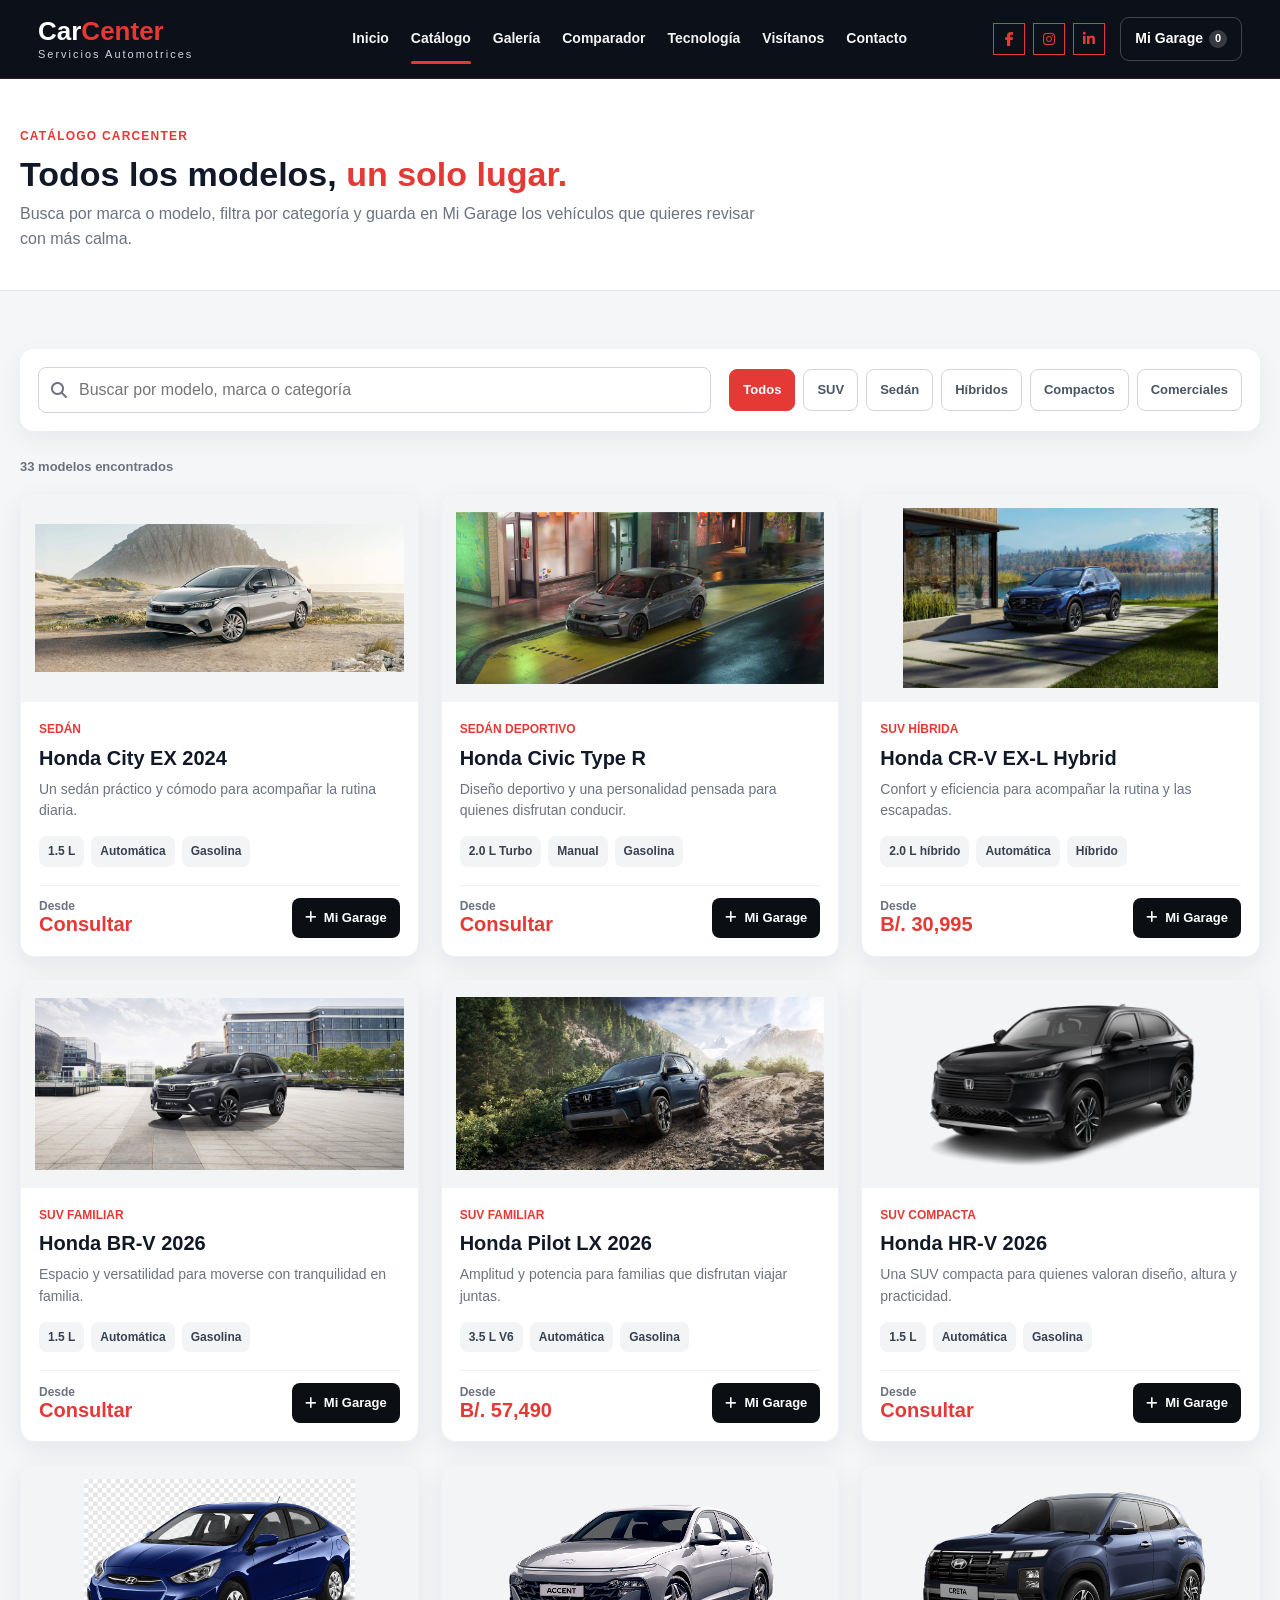
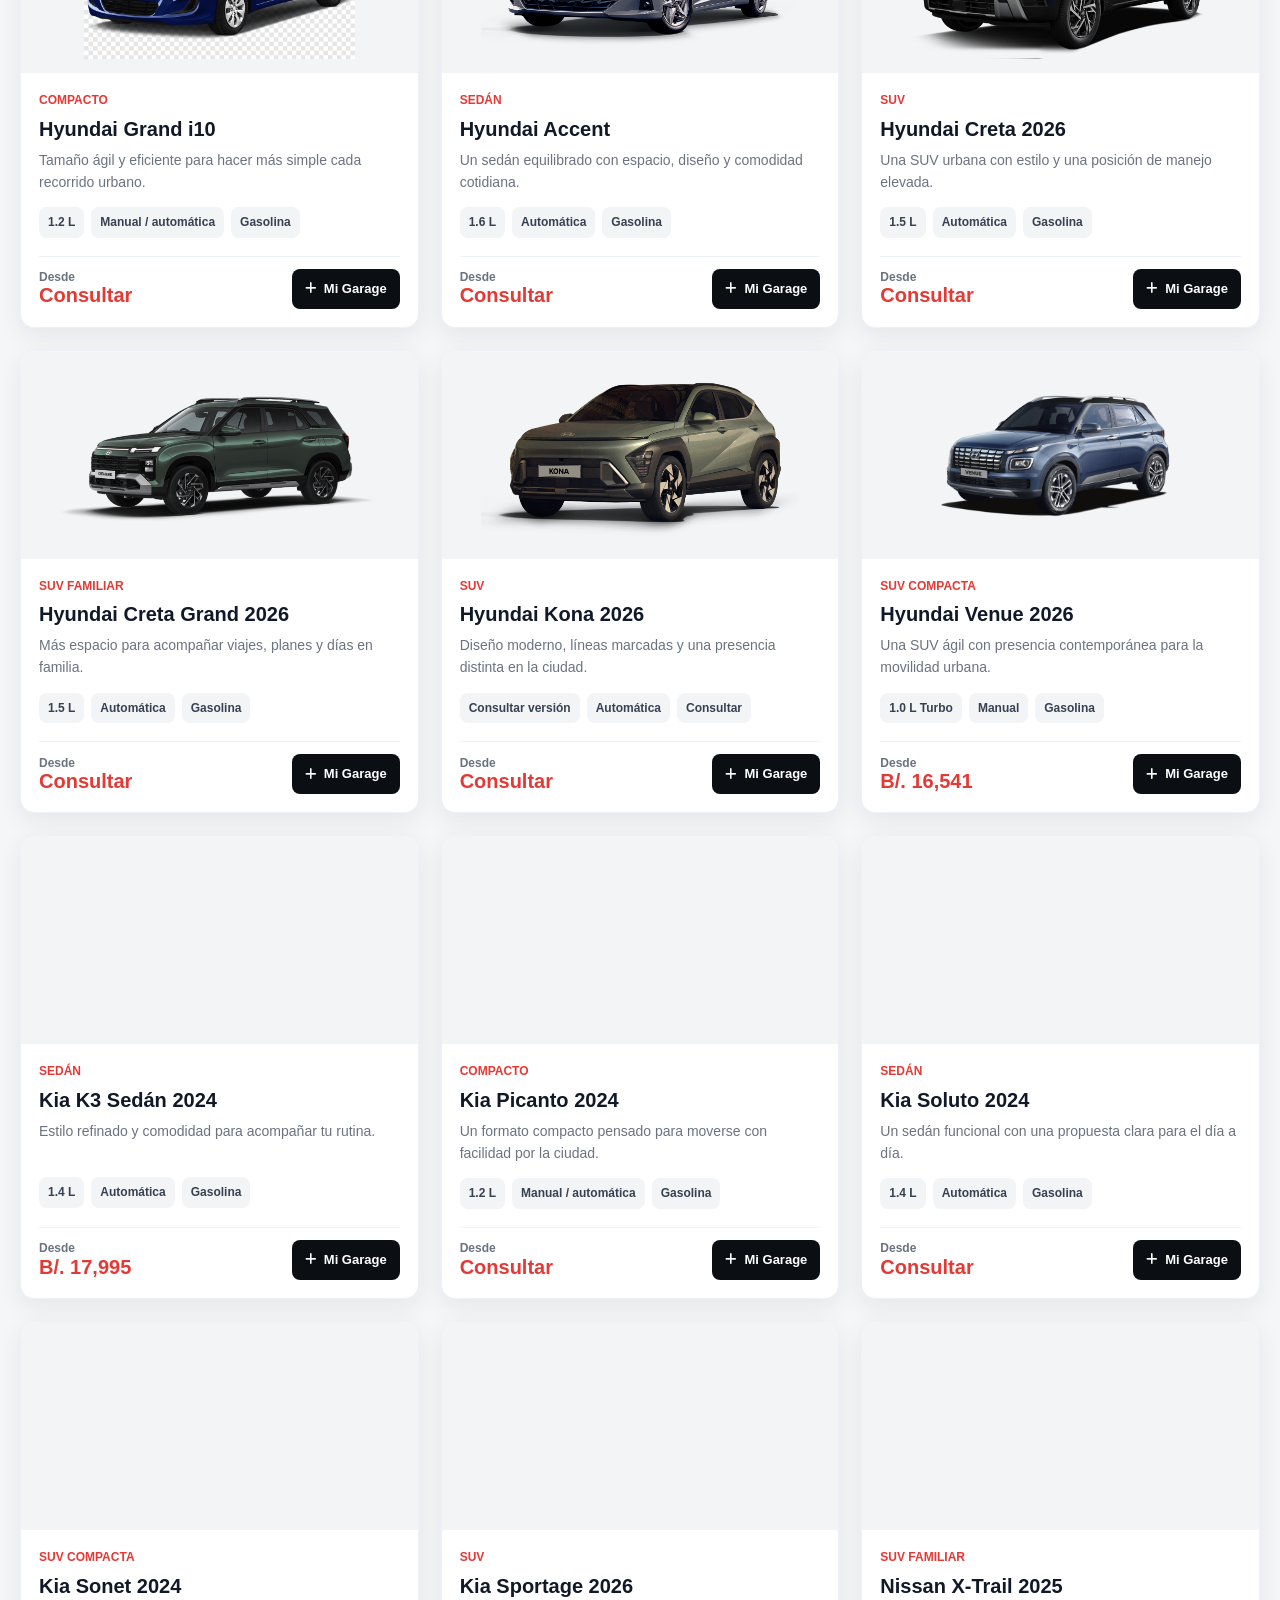
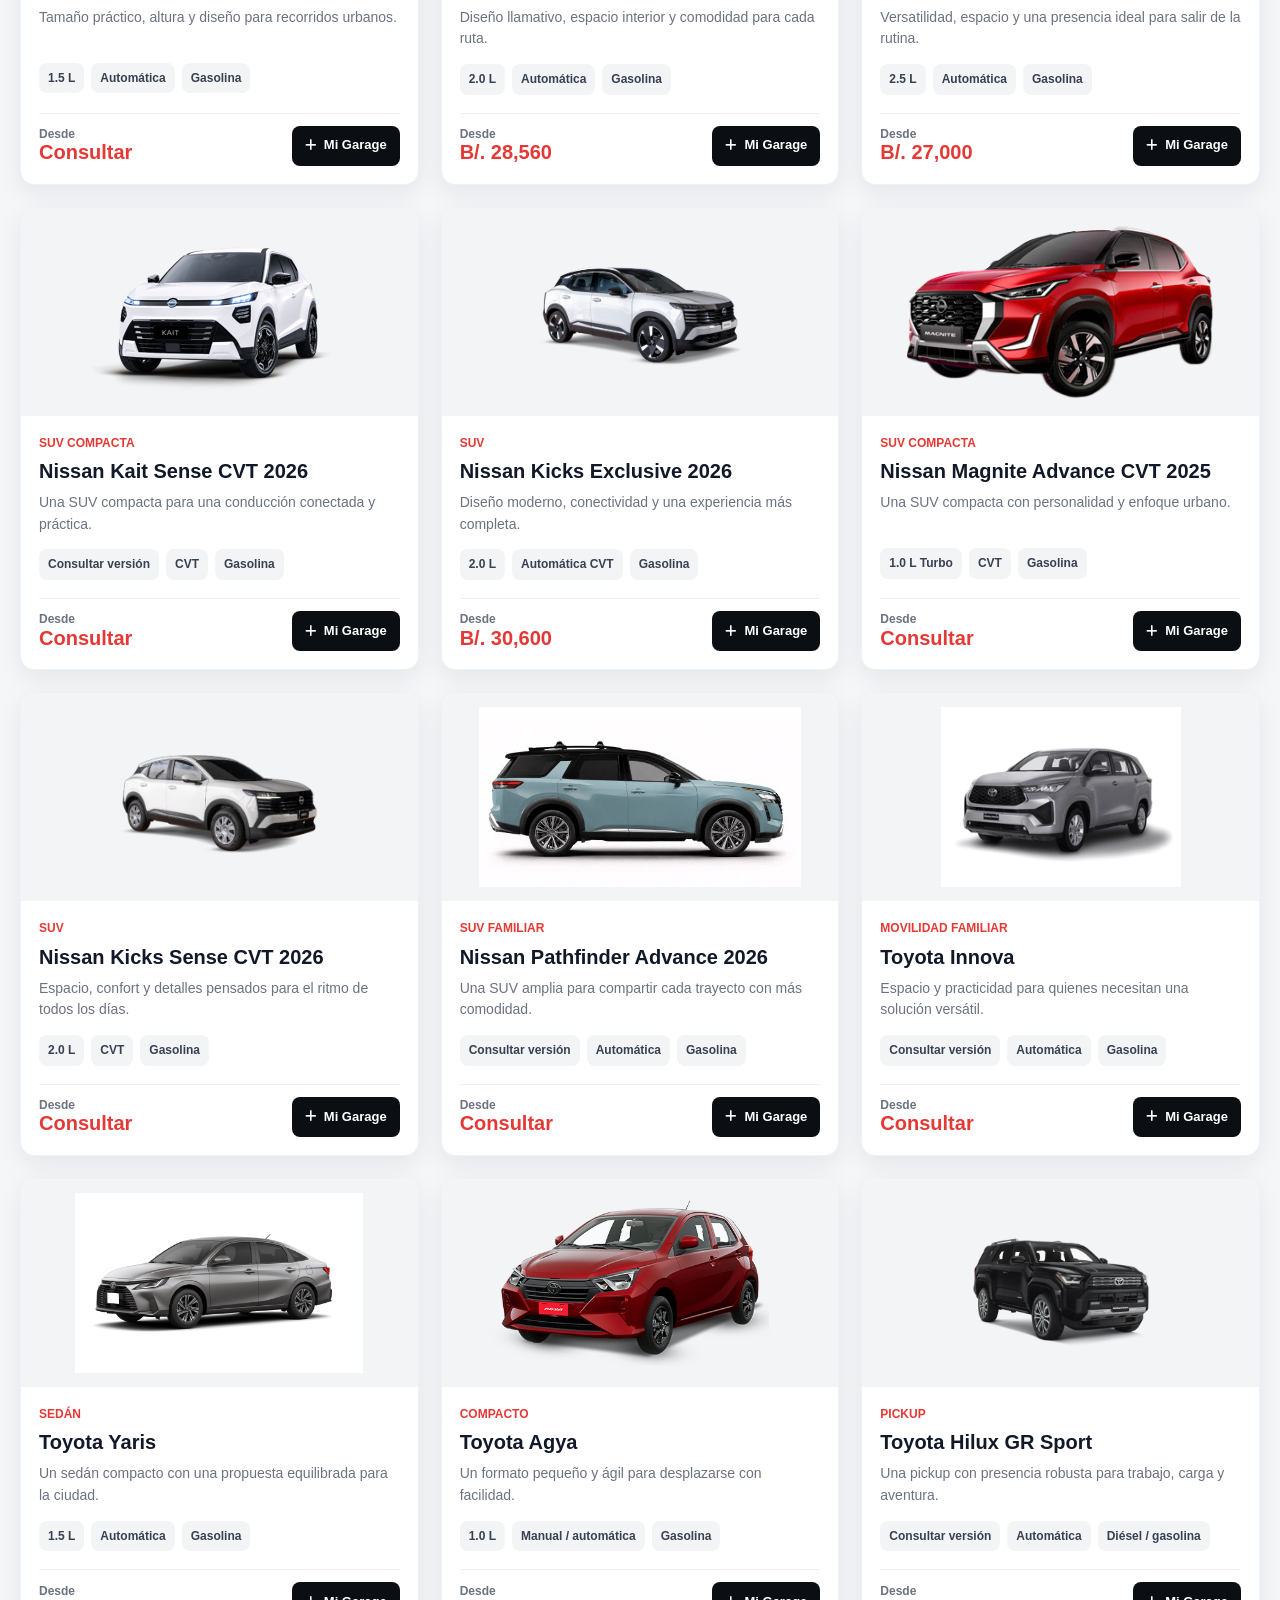
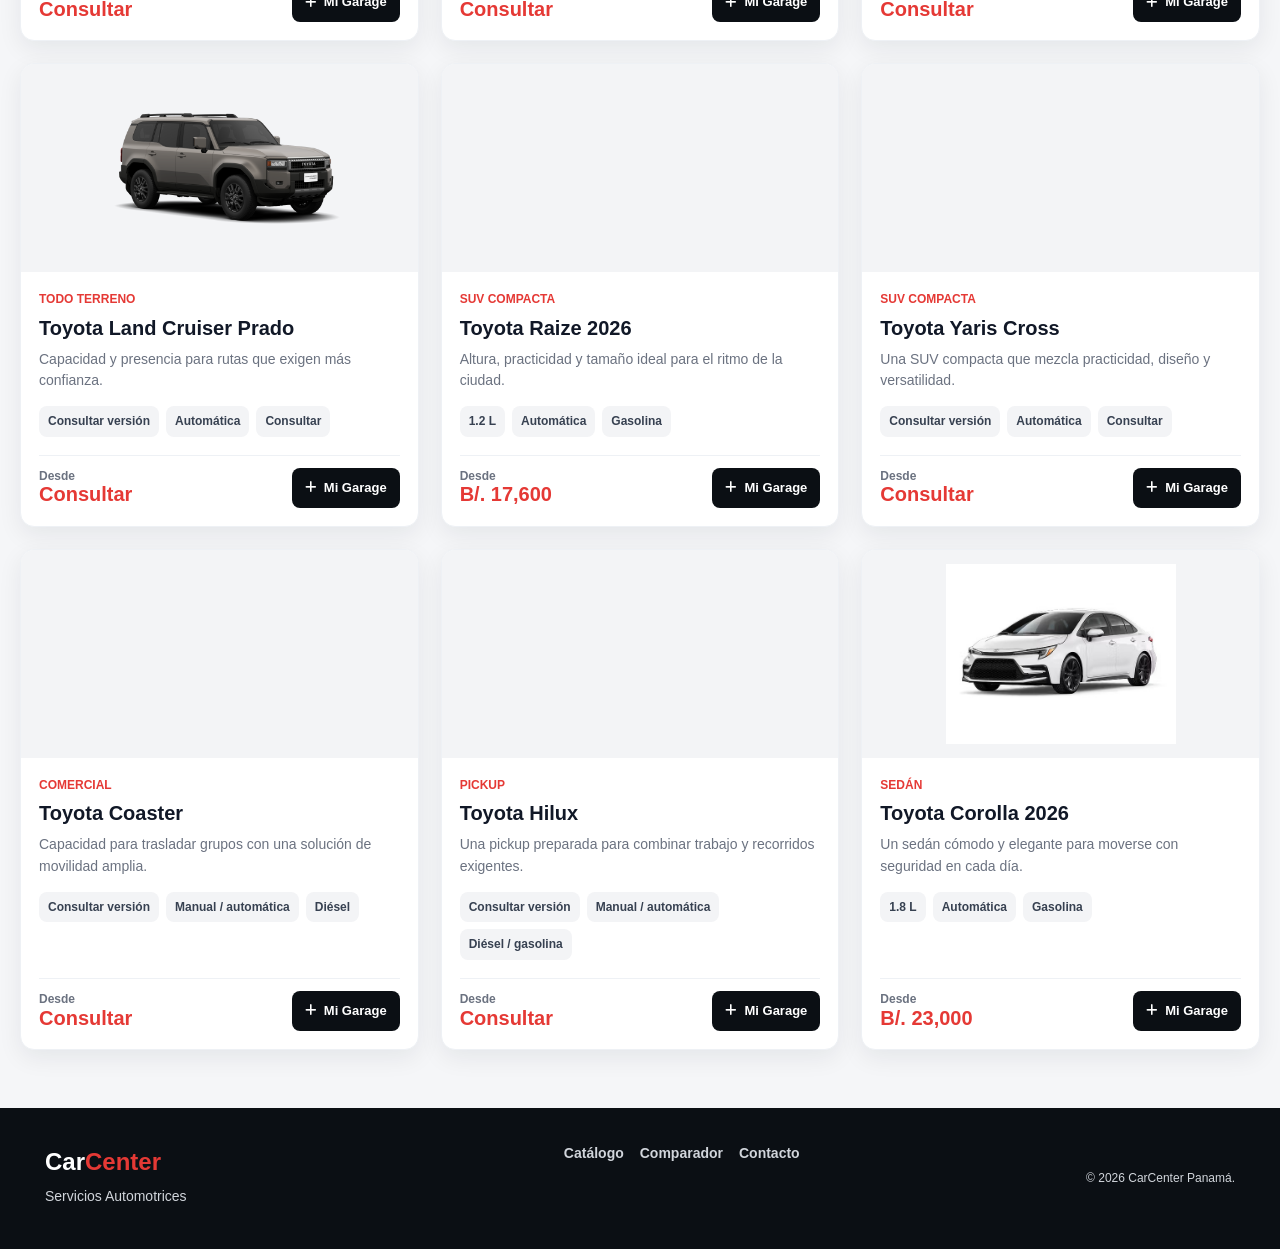
<file: catalogo.html>
<!DOCTYPE html>
<html lang="es">
<head>
  <meta charset="UTF-8">
  <meta name="viewport" content="width=device-width, initial-scale=1.0">
  <meta name="description" content="CarCenter Panamá: catálogo, comparación y selección de vehículos.">
  <link rel="preconnect" href="https://cdnjs.cloudflare.com" crossorigin>
  <link rel="preconnect" href="https://cdn.jsdelivr.net" crossorigin>
  <link rel="stylesheet" href="css/estilos.css">
  <link rel="stylesheet" href="https://cdnjs.cloudflare.com/ajax/libs/font-awesome/6.7.2/css/all.min.css">
  <title>Catálogo | CarCenter Panamá</title>
</head>
<body>
<header class="public-header">
  <div class="header-container">
    <div class="header-left">
      <a class="public-logo" href="index.html" aria-label="CarCenter, inicio">Car<span>Center</span><small>Servicios Automotrices</small></a>
    </div>

    <button class="menu-toggle" type="button" aria-label="Abrir menú" aria-expanded="false" aria-controls="main-navigation">
      <i class="fa-solid fa-bars" aria-hidden="true"></i>
    </button>

    <nav class="public-nav main-nav" id="main-navigation" aria-label="Navegación principal">
        <a href="index.html">Inicio</a>
        <a href="catalogo.html" class="activo" aria-current="page">Catálogo</a>
        <a href="galeria.html">Galería</a>
        <a href="comparador.html">Comparador</a>
        <a href="evolucion.html">Tecnología</a>
        <a href="visita.html">Visítanos</a>
        <a href="contacto.html">Contacto</a>
    </nav>

    <div class="header-right">
      <nav class="social-icons" aria-label="Redes sociales">
        <a href="https://www.facebook.com/" target="_blank" rel="noopener noreferrer" aria-label="Abrir Facebook" title="Facebook"><i class="fa-brands fa-facebook-f" aria-hidden="true"></i></a>
        <a href="https://www.instagram.com/" target="_blank" rel="noopener noreferrer" aria-label="Abrir Instagram" title="Instagram"><i class="fa-brands fa-instagram" aria-hidden="true"></i></a>
        <a href="https://www.linkedin.com/" target="_blank" rel="noopener noreferrer" aria-label="Abrir LinkedIn" title="LinkedIn"><i class="fa-brands fa-linkedin-in" aria-hidden="true"></i></a>
      </nav>
      <a href="garage.html" class="login-link">Mi Garage <span id="garage-count" class="garage-count" aria-label="Vehículos guardados">0</span></a>
    </div>
  </div>
</header>
<main>
  <section class="page-hero">
    <div class="container">
      <span class="eyebrow">Catálogo CarCenter</span>
      <h1>Todos los modelos, <span>un solo lugar.</span></h1>
      <p>Busca por marca o modelo, filtra por categoría y guarda en Mi Garage los vehículos que quieres revisar con más calma.</p>
    </div>
  </section>

  <section class="section">
    <div class="container">
      <div class="catalog-controls">
        <label class="search-box" for="buscador"><i class="fa-solid fa-magnifying-glass" aria-hidden="true"></i><input id="buscador" type="search" placeholder="Buscar por modelo, marca o categoría" autocomplete="off"></label>
        <div class="filter-buttons" aria-label="Filtros del catálogo">
          <button class="filter-button active" type="button" data-filter="todos">Todos</button>
          <button class="filter-button" type="button" data-filter="suv">SUV</button>
          <button class="filter-button" type="button" data-filter="sedan">Sedán</button>
          <button class="filter-button" type="button" data-filter="hibrido">Híbridos</button>
          <button class="filter-button" type="button" data-filter="compacto">Compactos</button>
          <button class="filter-button" type="button" data-filter="comercial">Comerciales</button>
        </div>
      </div>

      <p id="catalog-count" class="catalog-count" aria-live="polite"></p>

      <div class="auto-grid" id="catalog-grid">
    <article class="auto-card" data-category="sedan" data-search="honda honda city ex 2024 sedán sedan gasolina automática">
      <div class="auto-media">
        <img src="img/autos/honda/honda-city-ex-2024-20260628100308-c50dae.jpg" alt="Honda City EX 2024" loading="lazy" decoding="async">
      </div>
      <div class="auto-card-body">
        <span class="card-tag">Sedán</span>
        <h3>Honda City EX 2024</h3>
        <p>Un sedán práctico y cómodo para acompañar la rutina diaria.</p>
        <ul class="card-specs">
          <li>1.5 L</li>
          <li>Automática</li>
          <li>Gasolina</li>
        </ul>
        <div class="card-footer">
          <span class="price"><small>Desde</small><strong>Consultar</strong></span>
          <button class="button-small btn-garage" type="button" data-id="city" data-name="Honda City EX 2024" data-brand="Honda" data-image="img/autos/honda/honda-city-ex-2024-20260628100308-c50dae.jpg"><i class="fa-solid fa-plus" aria-hidden="true"></i> Mi Garage</button>
        </div>
      </div>
    </article>
    <article class="auto-card" data-category="sedan deportivo" data-search="honda honda civic type r sedán deportivo sedan deportivo gasolina manual">
      <div class="auto-media">
        <img src="img/autos/honda/honda-civic-type-r-2015-20260628100654-e6452d.jpg" alt="Honda Civic Type R" loading="lazy" decoding="async">
      </div>
      <div class="auto-card-body">
        <span class="card-tag">Sedán deportivo</span>
        <h3>Honda Civic Type R</h3>
        <p>Diseño deportivo y una personalidad pensada para quienes disfrutan conducir.</p>
        <ul class="card-specs">
          <li>2.0 L Turbo</li>
          <li>Manual</li>
          <li>Gasolina</li>
        </ul>
        <div class="card-footer">
          <span class="price"><small>Desde</small><strong>Consultar</strong></span>
          <button class="button-small btn-garage" type="button" data-id="civic-type-r" data-name="Honda Civic Type R" data-brand="Honda" data-image="img/autos/honda/honda-civic-type-r-2015-20260628100654-e6452d.jpg"><i class="fa-solid fa-plus" aria-hidden="true"></i> Mi Garage</button>
        </div>
      </div>
    </article>
    <article class="auto-card" data-category="suv hibrido" data-search="honda honda cr-v ex-l hybrid suv híbrida suv hibrido híbrido automática">
      <div class="auto-media">
        <img src="img/autos/honda/honda-cr-v-ex-l-hybrid-2024-20260628104145-9452ee.jpg" alt="Honda CR-V EX-L Hybrid" loading="lazy" decoding="async">
      </div>
      <div class="auto-card-body">
        <span class="card-tag">SUV híbrida</span>
        <h3>Honda CR-V EX-L Hybrid</h3>
        <p>Confort y eficiencia para acompañar la rutina y las escapadas.</p>
        <ul class="card-specs">
          <li>2.0 L híbrido</li>
          <li>Automática</li>
          <li>Híbrido</li>
        </ul>
        <div class="card-footer">
          <span class="price"><small>Desde</small><strong>B/. 30,995</strong></span>
          <button class="button-small btn-garage" type="button" data-id="crv" data-name="Honda CR-V EX-L Hybrid" data-brand="Honda" data-image="img/autos/honda/honda-cr-v-ex-l-hybrid-2024-20260628104145-9452ee.jpg"><i class="fa-solid fa-plus" aria-hidden="true"></i> Mi Garage</button>
        </div>
      </div>
    </article>
    <article class="auto-card" data-category="suv" data-search="honda honda br-v 2026 suv familiar suv gasolina automática">
      <div class="auto-media">
        <img src="img/autos/honda/honda-honda-br-v-2026-20260628101040-060cc0.jpg" alt="Honda BR-V 2026" loading="lazy" decoding="async">
      </div>
      <div class="auto-card-body">
        <span class="card-tag">SUV familiar</span>
        <h3>Honda BR-V 2026</h3>
        <p>Espacio y versatilidad para moverse con tranquilidad en familia.</p>
        <ul class="card-specs">
          <li>1.5 L</li>
          <li>Automática</li>
          <li>Gasolina</li>
        </ul>
        <div class="card-footer">
          <span class="price"><small>Desde</small><strong>Consultar</strong></span>
          <button class="button-small btn-garage" type="button" data-id="brv" data-name="Honda BR-V 2026" data-brand="Honda" data-image="img/autos/honda/honda-honda-br-v-2026-20260628101040-060cc0.jpg"><i class="fa-solid fa-plus" aria-hidden="true"></i> Mi Garage</button>
        </div>
      </div>
    </article>
    <article class="auto-card" data-category="suv" data-search="honda honda pilot lx 2026 suv familiar suv gasolina automática">
      <div class="auto-media">
        <img src="img/autos/honda/honda-pilot-lx-2026-20260628103600-09a82c.jpg" alt="Honda Pilot LX 2026" loading="lazy" decoding="async">
      </div>
      <div class="auto-card-body">
        <span class="card-tag">SUV familiar</span>
        <h3>Honda Pilot LX 2026</h3>
        <p>Amplitud y potencia para familias que disfrutan viajar juntas.</p>
        <ul class="card-specs">
          <li>3.5 L V6</li>
          <li>Automática</li>
          <li>Gasolina</li>
        </ul>
        <div class="card-footer">
          <span class="price"><small>Desde</small><strong>B/. 57,490</strong></span>
          <button class="button-small btn-garage" type="button" data-id="pilot" data-name="Honda Pilot LX 2026" data-brand="Honda" data-image="img/autos/honda/honda-pilot-lx-2026-20260628103600-09a82c.jpg"><i class="fa-solid fa-plus" aria-hidden="true"></i> Mi Garage</button>
        </div>
      </div>
    </article>
    <article class="auto-card" data-category="suv" data-search="honda honda hr-v 2026 suv compacta suv gasolina automática">
      <div class="auto-media">
        <img src="img/autos/honda/hr-v2026.png" alt="Honda HR-V 2026" loading="lazy" decoding="async">
      </div>
      <div class="auto-card-body">
        <span class="card-tag">SUV compacta</span>
        <h3>Honda HR-V 2026</h3>
        <p>Una SUV compacta para quienes valoran diseño, altura y practicidad.</p>
        <ul class="card-specs">
          <li>1.5 L</li>
          <li>Automática</li>
          <li>Gasolina</li>
        </ul>
        <div class="card-footer">
          <span class="price"><small>Desde</small><strong>Consultar</strong></span>
          <button class="button-small btn-garage" type="button" data-id="hrv" data-name="Honda HR-V 2026" data-brand="Honda" data-image="img/autos/honda/hr-v2026.png"><i class="fa-solid fa-plus" aria-hidden="true"></i> Mi Garage</button>
        </div>
      </div>
    </article>
    <article class="auto-card" data-category="compacto" data-search="hyundai hyundai grand i10 compacto compacto gasolina manual / automática">
      <div class="auto-media">
        <img src="img/autos/hyundai/auto_1782618823.png" alt="Hyundai Grand i10" loading="lazy" decoding="async">
      </div>
      <div class="auto-card-body">
        <span class="card-tag">Compacto</span>
        <h3>Hyundai Grand i10</h3>
        <p>Tamaño ágil y eficiente para hacer más simple cada recorrido urbano.</p>
        <ul class="card-specs">
          <li>1.2 L</li>
          <li>Manual / automática</li>
          <li>Gasolina</li>
        </ul>
        <div class="card-footer">
          <span class="price"><small>Desde</small><strong>Consultar</strong></span>
          <button class="button-small btn-garage" type="button" data-id="grand-i10" data-name="Hyundai Grand i10" data-brand="Hyundai" data-image="img/autos/hyundai/auto_1782618823.png"><i class="fa-solid fa-plus" aria-hidden="true"></i> Mi Garage</button>
        </div>
      </div>
    </article>
    <article class="auto-card" data-category="sedan" data-search="hyundai hyundai accent sedán sedan gasolina automática">
      <div class="auto-media">
        <img src="img/autos/hyundai/auto_1782619547.png" alt="Hyundai Accent" loading="lazy" decoding="async">
      </div>
      <div class="auto-card-body">
        <span class="card-tag">Sedán</span>
        <h3>Hyundai Accent</h3>
        <p>Un sedán equilibrado con espacio, diseño y comodidad cotidiana.</p>
        <ul class="card-specs">
          <li>1.6 L</li>
          <li>Automática</li>
          <li>Gasolina</li>
        </ul>
        <div class="card-footer">
          <span class="price"><small>Desde</small><strong>Consultar</strong></span>
          <button class="button-small btn-garage" type="button" data-id="accent" data-name="Hyundai Accent" data-brand="Hyundai" data-image="img/autos/hyundai/auto_1782619547.png"><i class="fa-solid fa-plus" aria-hidden="true"></i> Mi Garage</button>
        </div>
      </div>
    </article>
    <article class="auto-card" data-category="suv" data-search="hyundai hyundai creta 2026 suv suv gasolina automática">
      <div class="auto-media">
        <img src="img/autos/hyundai/auto_1782620206.png" alt="Hyundai Creta 2026" loading="lazy" decoding="async">
      </div>
      <div class="auto-card-body">
        <span class="card-tag">SUV</span>
        <h3>Hyundai Creta 2026</h3>
        <p>Una SUV urbana con estilo y una posición de manejo elevada.</p>
        <ul class="card-specs">
          <li>1.5 L</li>
          <li>Automática</li>
          <li>Gasolina</li>
        </ul>
        <div class="card-footer">
          <span class="price"><small>Desde</small><strong>Consultar</strong></span>
          <button class="button-small btn-garage" type="button" data-id="creta" data-name="Hyundai Creta 2026" data-brand="Hyundai" data-image="img/autos/hyundai/auto_1782620206.png"><i class="fa-solid fa-plus" aria-hidden="true"></i> Mi Garage</button>
        </div>
      </div>
    </article>
    <article class="auto-card" data-category="suv" data-search="hyundai hyundai creta grand 2026 suv familiar suv gasolina automática">
      <div class="auto-media">
        <img src="img/autos/hyundai/hyundai-creta-grand-2026-20260628075856-07bbe2.png" alt="Hyundai Creta Grand 2026" loading="lazy" decoding="async">
      </div>
      <div class="auto-card-body">
        <span class="card-tag">SUV familiar</span>
        <h3>Hyundai Creta Grand 2026</h3>
        <p>Más espacio para acompañar viajes, planes y días en familia.</p>
        <ul class="card-specs">
          <li>1.5 L</li>
          <li>Automática</li>
          <li>Gasolina</li>
        </ul>
        <div class="card-footer">
          <span class="price"><small>Desde</small><strong>Consultar</strong></span>
          <button class="button-small btn-garage" type="button" data-id="creta-grand" data-name="Hyundai Creta Grand 2026" data-brand="Hyundai" data-image="img/autos/hyundai/hyundai-creta-grand-2026-20260628075856-07bbe2.png"><i class="fa-solid fa-plus" aria-hidden="true"></i> Mi Garage</button>
        </div>
      </div>
    </article>
    <article class="auto-card" data-category="suv" data-search="hyundai hyundai kona 2026 suv suv consultar automática">
      <div class="auto-media">
        <img src="img/autos/hyundai/hyundai-kona-2026-20260628080547-bbb603.png" alt="Hyundai Kona 2026" loading="lazy" decoding="async">
      </div>
      <div class="auto-card-body">
        <span class="card-tag">SUV</span>
        <h3>Hyundai Kona 2026</h3>
        <p>Diseño moderno, líneas marcadas y una presencia distinta en la ciudad.</p>
        <ul class="card-specs">
          <li>Consultar versión</li>
          <li>Automática</li>
          <li>Consultar</li>
        </ul>
        <div class="card-footer">
          <span class="price"><small>Desde</small><strong>Consultar</strong></span>
          <button class="button-small btn-garage" type="button" data-id="kona" data-name="Hyundai Kona 2026" data-brand="Hyundai" data-image="img/autos/hyundai/hyundai-kona-2026-20260628080547-bbb603.png"><i class="fa-solid fa-plus" aria-hidden="true"></i> Mi Garage</button>
        </div>
      </div>
    </article>
    <article class="auto-card" data-category="suv" data-search="hyundai hyundai venue 2026 suv compacta suv gasolina manual">
      <div class="auto-media">
        <img src="img/autos/hyundai/hyundai-venue-2026-20260628081007-fa7561.png" alt="Hyundai Venue 2026" loading="lazy" decoding="async">
      </div>
      <div class="auto-card-body">
        <span class="card-tag">SUV compacta</span>
        <h3>Hyundai Venue 2026</h3>
        <p>Una SUV ágil con presencia contemporánea para la movilidad urbana.</p>
        <ul class="card-specs">
          <li>1.0 L Turbo</li>
          <li>Manual</li>
          <li>Gasolina</li>
        </ul>
        <div class="card-footer">
          <span class="price"><small>Desde</small><strong>B/. 16,541</strong></span>
          <button class="button-small btn-garage" type="button" data-id="venue" data-name="Hyundai Venue 2026" data-brand="Hyundai" data-image="img/autos/hyundai/hyundai-venue-2026-20260628081007-fa7561.png"><i class="fa-solid fa-plus" aria-hidden="true"></i> Mi Garage</button>
        </div>
      </div>
    </article>
    <article class="auto-card" data-category="sedan" data-search="kia kia k3 sedán 2024 sedán sedan gasolina automática">
      <div class="auto-media">
        <img src="img/autos/kia/kia-k3-sed-an-2024-20260628085018-a5c899.webp" alt="Kia K3 Sedán 2024" loading="lazy" decoding="async">
      </div>
      <div class="auto-card-body">
        <span class="card-tag">Sedán</span>
        <h3>Kia K3 Sedán 2024</h3>
        <p>Estilo refinado y comodidad para acompañar tu rutina.</p>
        <ul class="card-specs">
          <li>1.4 L</li>
          <li>Automática</li>
          <li>Gasolina</li>
        </ul>
        <div class="card-footer">
          <span class="price"><small>Desde</small><strong>B/. 17,995</strong></span>
          <button class="button-small btn-garage" type="button" data-id="k3" data-name="Kia K3 Sedán 2024" data-brand="Kia" data-image="img/autos/kia/kia-k3-sed-an-2024-20260628085018-a5c899.webp"><i class="fa-solid fa-plus" aria-hidden="true"></i> Mi Garage</button>
        </div>
      </div>
    </article>
    <article class="auto-card" data-category="compacto" data-search="kia kia picanto 2024 compacto compacto gasolina manual / automática">
      <div class="auto-media">
        <img src="img/autos/kia/kia-picanto-2024-20260628083245-d324be.webp" alt="Kia Picanto 2024" loading="lazy" decoding="async">
      </div>
      <div class="auto-card-body">
        <span class="card-tag">Compacto</span>
        <h3>Kia Picanto 2024</h3>
        <p>Un formato compacto pensado para moverse con facilidad por la ciudad.</p>
        <ul class="card-specs">
          <li>1.2 L</li>
          <li>Manual / automática</li>
          <li>Gasolina</li>
        </ul>
        <div class="card-footer">
          <span class="price"><small>Desde</small><strong>Consultar</strong></span>
          <button class="button-small btn-garage" type="button" data-id="picanto" data-name="Kia Picanto 2024" data-brand="Kia" data-image="img/autos/kia/kia-picanto-2024-20260628083245-d324be.webp"><i class="fa-solid fa-plus" aria-hidden="true"></i> Mi Garage</button>
        </div>
      </div>
    </article>
    <article class="auto-card" data-category="sedan" data-search="kia kia soluto 2024 sedán sedan gasolina automática">
      <div class="auto-media">
        <img src="img/autos/kia/kia-soluto-2024-20260628084530-a84eb5.png" alt="Kia Soluto 2024" loading="lazy" decoding="async">
      </div>
      <div class="auto-card-body">
        <span class="card-tag">Sedán</span>
        <h3>Kia Soluto 2024</h3>
        <p>Un sedán funcional con una propuesta clara para el día a día.</p>
        <ul class="card-specs">
          <li>1.4 L</li>
          <li>Automática</li>
          <li>Gasolina</li>
        </ul>
        <div class="card-footer">
          <span class="price"><small>Desde</small><strong>Consultar</strong></span>
          <button class="button-small btn-garage" type="button" data-id="soluto" data-name="Kia Soluto 2024" data-brand="Kia" data-image="img/autos/kia/kia-soluto-2024-20260628084530-a84eb5.png"><i class="fa-solid fa-plus" aria-hidden="true"></i> Mi Garage</button>
        </div>
      </div>
    </article>
    <article class="auto-card" data-category="suv" data-search="kia kia sonet 2024 suv compacta suv gasolina automática">
      <div class="auto-media">
        <img src="img/autos/kia/kia-sonet-2024-20260628121609-959b50.png" alt="Kia Sonet 2024" loading="lazy" decoding="async">
      </div>
      <div class="auto-card-body">
        <span class="card-tag">SUV compacta</span>
        <h3>Kia Sonet 2024</h3>
        <p>Tamaño práctico, altura y diseño para recorridos urbanos.</p>
        <ul class="card-specs">
          <li>1.5 L</li>
          <li>Automática</li>
          <li>Gasolina</li>
        </ul>
        <div class="card-footer">
          <span class="price"><small>Desde</small><strong>Consultar</strong></span>
          <button class="button-small btn-garage" type="button" data-id="sonet" data-name="Kia Sonet 2024" data-brand="Kia" data-image="img/autos/kia/kia-sonet-2024-20260628121609-959b50.png"><i class="fa-solid fa-plus" aria-hidden="true"></i> Mi Garage</button>
        </div>
      </div>
    </article>
    <article class="auto-card sportage" data-category="suv" data-search="kia kia sportage 2026 suv suv gasolina automática">
      <div class="auto-media">
        <img src="img/autos/kia/kia-sportage-2026-20260628085603-379a88.jpg" alt="Kia Sportage 2026" loading="lazy" decoding="async">
      </div>
      <div class="auto-card-body">
        <span class="card-tag">SUV</span>
        <h3>Kia Sportage 2026</h3>
        <p>Diseño llamativo, espacio interior y comodidad para cada ruta.</p>
        <ul class="card-specs">
          <li>2.0 L</li>
          <li>Automática</li>
          <li>Gasolina</li>
        </ul>
        <div class="card-footer">
          <span class="price"><small>Desde</small><strong>B/. 28,560</strong></span>
          <button class="button-small btn-garage" type="button" data-id="sportage" data-name="Kia Sportage 2026" data-brand="Kia" data-image="img/autos/kia/kia-sportage-2026-20260628085603-379a88.jpg"><i class="fa-solid fa-plus" aria-hidden="true"></i> Mi Garage</button>
        </div>
      </div>
    </article>
    <article class="auto-card" data-category="suv" data-search="nissan nissan x-trail 2025 suv familiar suv gasolina automática">
      <div class="auto-media">
        <img src="img/autos/nissan/nissan-x-trail.webp" alt="Nissan X-Trail 2025" loading="lazy" decoding="async">
      </div>
      <div class="auto-card-body">
        <span class="card-tag">SUV familiar</span>
        <h3>Nissan X-Trail 2025</h3>
        <p>Versatilidad, espacio y una presencia ideal para salir de la rutina.</p>
        <ul class="card-specs">
          <li>2.5 L</li>
          <li>Automática</li>
          <li>Gasolina</li>
        </ul>
        <div class="card-footer">
          <span class="price"><small>Desde</small><strong>B/. 27,000</strong></span>
          <button class="button-small btn-garage" type="button" data-id="xtrail" data-name="Nissan X-Trail 2025" data-brand="Nissan" data-image="img/autos/nissan/nissan-x-trail.webp"><i class="fa-solid fa-plus" aria-hidden="true"></i> Mi Garage</button>
        </div>
      </div>
    </article>
    <article class="auto-card" data-category="suv" data-search="nissan nissan kait sense cvt 2026 suv compacta suv gasolina cvt">
      <div class="auto-media">
        <img src="img/autos/nissan/nissan-kait-sense-cvt-2026-20260628092845-d2009f.png" alt="Nissan Kait Sense CVT 2026" loading="lazy" decoding="async">
      </div>
      <div class="auto-card-body">
        <span class="card-tag">SUV compacta</span>
        <h3>Nissan Kait Sense CVT 2026</h3>
        <p>Una SUV compacta para una conducción conectada y práctica.</p>
        <ul class="card-specs">
          <li>Consultar versión</li>
          <li>CVT</li>
          <li>Gasolina</li>
        </ul>
        <div class="card-footer">
          <span class="price"><small>Desde</small><strong>Consultar</strong></span>
          <button class="button-small btn-garage" type="button" data-id="kait" data-name="Nissan Kait Sense CVT 2026" data-brand="Nissan" data-image="img/autos/nissan/nissan-kait-sense-cvt-2026-20260628092845-d2009f.png"><i class="fa-solid fa-plus" aria-hidden="true"></i> Mi Garage</button>
        </div>
      </div>
    </article>
    <article class="auto-card" data-category="suv" data-search="nissan nissan kicks exclusive 2026 suv suv gasolina automática cvt">
      <div class="auto-media">
        <img src="img/autos/nissan/nissan-kicks-exclusive-cvt-2026-20260628091905-918281.png" alt="Nissan Kicks Exclusive 2026" loading="lazy" decoding="async">
      </div>
      <div class="auto-card-body">
        <span class="card-tag">SUV</span>
        <h3>Nissan Kicks Exclusive 2026</h3>
        <p>Diseño moderno, conectividad y una experiencia más completa.</p>
        <ul class="card-specs">
          <li>2.0 L</li>
          <li>Automática CVT</li>
          <li>Gasolina</li>
        </ul>
        <div class="card-footer">
          <span class="price"><small>Desde</small><strong>B/. 30,600</strong></span>
          <button class="button-small btn-garage" type="button" data-id="kicks-exclusive" data-name="Nissan Kicks Exclusive 2026" data-brand="Nissan" data-image="img/autos/nissan/nissan-kicks-exclusive-cvt-2026-20260628091905-918281.png"><i class="fa-solid fa-plus" aria-hidden="true"></i> Mi Garage</button>
        </div>
      </div>
    </article>
    <article class="auto-card" data-category="suv" data-search="nissan nissan magnite advance cvt 2025 suv compacta suv gasolina cvt">
      <div class="auto-media">
        <img src="img/autos/nissan/nissan-magnite-advance-cvt-2025-20260628092359-fa79c2.png" alt="Nissan Magnite Advance CVT 2025" loading="lazy" decoding="async">
      </div>
      <div class="auto-card-body">
        <span class="card-tag">SUV compacta</span>
        <h3>Nissan Magnite Advance CVT 2025</h3>
        <p>Una SUV compacta con personalidad y enfoque urbano.</p>
        <ul class="card-specs">
          <li>1.0 L Turbo</li>
          <li>CVT</li>
          <li>Gasolina</li>
        </ul>
        <div class="card-footer">
          <span class="price"><small>Desde</small><strong>Consultar</strong></span>
          <button class="button-small btn-garage" type="button" data-id="magnite" data-name="Nissan Magnite Advance CVT 2025" data-brand="Nissan" data-image="img/autos/nissan/nissan-magnite-advance-cvt-2025-20260628092359-fa79c2.png"><i class="fa-solid fa-plus" aria-hidden="true"></i> Mi Garage</button>
        </div>
      </div>
    </article>
    <article class="auto-card" data-category="suv" data-search="nissan nissan kicks sense cvt 2026 suv suv gasolina cvt">
      <div class="auto-media">
        <img src="img/autos/nissan/nissan-nissan-kicks-sense-cvt-2026-20260628090748-427f73.png" alt="Nissan Kicks Sense CVT 2026" loading="lazy" decoding="async">
      </div>
      <div class="auto-card-body">
        <span class="card-tag">SUV</span>
        <h3>Nissan Kicks Sense CVT 2026</h3>
        <p>Espacio, confort y detalles pensados para el ritmo de todos los días.</p>
        <ul class="card-specs">
          <li>2.0 L</li>
          <li>CVT</li>
          <li>Gasolina</li>
        </ul>
        <div class="card-footer">
          <span class="price"><small>Desde</small><strong>Consultar</strong></span>
          <button class="button-small btn-garage" type="button" data-id="kicks-sense" data-name="Nissan Kicks Sense CVT 2026" data-brand="Nissan" data-image="img/autos/nissan/nissan-nissan-kicks-sense-cvt-2026-20260628090748-427f73.png"><i class="fa-solid fa-plus" aria-hidden="true"></i> Mi Garage</button>
        </div>
      </div>
    </article>
    <article class="auto-card" data-category="suv" data-search="nissan nissan pathfinder advance 2026 suv familiar suv gasolina automática">
      <div class="auto-media">
        <img src="img/autos/nissan/nissan-pathfinder-advance-2026-20260628093451-b15fd0.jpg" alt="Nissan Pathfinder Advance 2026" loading="lazy" decoding="async">
      </div>
      <div class="auto-card-body">
        <span class="card-tag">SUV familiar</span>
        <h3>Nissan Pathfinder Advance 2026</h3>
        <p>Una SUV amplia para compartir cada trayecto con más comodidad.</p>
        <ul class="card-specs">
          <li>Consultar versión</li>
          <li>Automática</li>
          <li>Gasolina</li>
        </ul>
        <div class="card-footer">
          <span class="price"><small>Desde</small><strong>Consultar</strong></span>
          <button class="button-small btn-garage" type="button" data-id="pathfinder" data-name="Nissan Pathfinder Advance 2026" data-brand="Nissan" data-image="img/autos/nissan/nissan-pathfinder-advance-2026-20260628093451-b15fd0.jpg"><i class="fa-solid fa-plus" aria-hidden="true"></i> Mi Garage</button>
        </div>
      </div>
    </article>
    <article class="auto-card" data-category="comercial" data-search="toyota toyota innova movilidad familiar comercial gasolina automática">
      <div class="auto-media">
        <img src="img/autos/toyota/auto_1781641819.png" alt="Toyota Innova" loading="lazy" decoding="async">
      </div>
      <div class="auto-card-body">
        <span class="card-tag">Movilidad familiar</span>
        <h3>Toyota Innova</h3>
        <p>Espacio y practicidad para quienes necesitan una solución versátil.</p>
        <ul class="card-specs">
          <li>Consultar versión</li>
          <li>Automática</li>
          <li>Gasolina</li>
        </ul>
        <div class="card-footer">
          <span class="price"><small>Desde</small><strong>Consultar</strong></span>
          <button class="button-small btn-garage" type="button" data-id="innova" data-name="Toyota Innova" data-brand="Toyota" data-image="img/autos/toyota/auto_1781641819.png"><i class="fa-solid fa-plus" aria-hidden="true"></i> Mi Garage</button>
        </div>
      </div>
    </article>
    <article class="auto-card" data-category="sedan" data-search="toyota toyota yaris sedán sedan gasolina automática">
      <div class="auto-media">
        <img src="img/autos/toyota/auto_1781642314.jpg" alt="Toyota Yaris" loading="lazy" decoding="async">
      </div>
      <div class="auto-card-body">
        <span class="card-tag">Sedán</span>
        <h3>Toyota Yaris</h3>
        <p>Un sedán compacto con una propuesta equilibrada para la ciudad.</p>
        <ul class="card-specs">
          <li>1.5 L</li>
          <li>Automática</li>
          <li>Gasolina</li>
        </ul>
        <div class="card-footer">
          <span class="price"><small>Desde</small><strong>Consultar</strong></span>
          <button class="button-small btn-garage" type="button" data-id="yaris" data-name="Toyota Yaris" data-brand="Toyota" data-image="img/autos/toyota/auto_1781642314.jpg"><i class="fa-solid fa-plus" aria-hidden="true"></i> Mi Garage</button>
        </div>
      </div>
    </article>
    <article class="auto-card" data-category="compacto" data-search="toyota toyota agya compacto compacto gasolina manual / automática">
      <div class="auto-media">
        <img src="img/autos/toyota/auto_1781992125.png" alt="Toyota Agya" loading="lazy" decoding="async">
      </div>
      <div class="auto-card-body">
        <span class="card-tag">Compacto</span>
        <h3>Toyota Agya</h3>
        <p>Un formato pequeño y ágil para desplazarse con facilidad.</p>
        <ul class="card-specs">
          <li>1.0 L</li>
          <li>Manual / automática</li>
          <li>Gasolina</li>
        </ul>
        <div class="card-footer">
          <span class="price"><small>Desde</small><strong>Consultar</strong></span>
          <button class="button-small btn-garage" type="button" data-id="agya" data-name="Toyota Agya" data-brand="Toyota" data-image="img/autos/toyota/auto_1781992125.png"><i class="fa-solid fa-plus" aria-hidden="true"></i> Mi Garage</button>
        </div>
      </div>
    </article>
    <article class="auto-card" data-category="comercial" data-search="toyota toyota hilux gr sport pickup comercial diésel / gasolina automática">
      <div class="auto-media">
        <img src="img/autos/toyota/auto_1781992580.webp" alt="Toyota Hilux GR Sport" loading="lazy" decoding="async">
      </div>
      <div class="auto-card-body">
        <span class="card-tag">Pickup</span>
        <h3>Toyota Hilux GR Sport</h3>
        <p>Una pickup con presencia robusta para trabajo, carga y aventura.</p>
        <ul class="card-specs">
          <li>Consultar versión</li>
          <li>Automática</li>
          <li>Diésel / gasolina</li>
        </ul>
        <div class="card-footer">
          <span class="price"><small>Desde</small><strong>Consultar</strong></span>
          <button class="button-small btn-garage" type="button" data-id="hilux-gr" data-name="Toyota Hilux GR Sport" data-brand="Toyota" data-image="img/autos/toyota/auto_1781992580.webp"><i class="fa-solid fa-plus" aria-hidden="true"></i> Mi Garage</button>
        </div>
      </div>
    </article>
    <article class="auto-card" data-category="suv" data-search="toyota toyota land cruiser prado todo terreno suv consultar automática">
      <div class="auto-media">
        <img src="img/autos/toyota/auto_1781993088.png" alt="Toyota Land Cruiser Prado" loading="lazy" decoding="async">
      </div>
      <div class="auto-card-body">
        <span class="card-tag">Todo terreno</span>
        <h3>Toyota Land Cruiser Prado</h3>
        <p>Capacidad y presencia para rutas que exigen más confianza.</p>
        <ul class="card-specs">
          <li>Consultar versión</li>
          <li>Automática</li>
          <li>Consultar</li>
        </ul>
        <div class="card-footer">
          <span class="price"><small>Desde</small><strong>Consultar</strong></span>
          <button class="button-small btn-garage" type="button" data-id="prado" data-name="Toyota Land Cruiser Prado" data-brand="Toyota" data-image="img/autos/toyota/auto_1781993088.png"><i class="fa-solid fa-plus" aria-hidden="true"></i> Mi Garage</button>
        </div>
      </div>
    </article>
    <article class="auto-card" data-category="suv" data-search="toyota toyota raize 2026 suv compacta suv gasolina automática">
      <div class="auto-media">
        <img src="img/autos/toyota/auto_1781996830.jpg" alt="Toyota Raize 2026" loading="lazy" decoding="async">
      </div>
      <div class="auto-card-body">
        <span class="card-tag">SUV compacta</span>
        <h3>Toyota Raize 2026</h3>
        <p>Altura, practicidad y tamaño ideal para el ritmo de la ciudad.</p>
        <ul class="card-specs">
          <li>1.2 L</li>
          <li>Automática</li>
          <li>Gasolina</li>
        </ul>
        <div class="card-footer">
          <span class="price"><small>Desde</small><strong>B/. 17,600</strong></span>
          <button class="button-small btn-garage" type="button" data-id="raize" data-name="Toyota Raize 2026" data-brand="Toyota" data-image="img/autos/toyota/auto_1781996830.jpg"><i class="fa-solid fa-plus" aria-hidden="true"></i> Mi Garage</button>
        </div>
      </div>
    </article>
    <article class="auto-card" data-category="suv" data-search="toyota toyota yaris cross suv compacta suv consultar automática">
      <div class="auto-media">
        <img src="img/autos/toyota/auto_1781997123.jpg" alt="Toyota Yaris Cross" loading="lazy" decoding="async">
      </div>
      <div class="auto-card-body">
        <span class="card-tag">SUV compacta</span>
        <h3>Toyota Yaris Cross</h3>
        <p>Una SUV compacta que mezcla practicidad, diseño y versatilidad.</p>
        <ul class="card-specs">
          <li>Consultar versión</li>
          <li>Automática</li>
          <li>Consultar</li>
        </ul>
        <div class="card-footer">
          <span class="price"><small>Desde</small><strong>Consultar</strong></span>
          <button class="button-small btn-garage" type="button" data-id="yaris-cross" data-name="Toyota Yaris Cross" data-brand="Toyota" data-image="img/autos/toyota/auto_1781997123.jpg"><i class="fa-solid fa-plus" aria-hidden="true"></i> Mi Garage</button>
        </div>
      </div>
    </article>
    <article class="auto-card" data-category="comercial" data-search="toyota toyota coaster comercial comercial diésel manual / automática">
      <div class="auto-media">
        <img src="img/autos/toyota/auto_1781997977.jpeg" alt="Toyota Coaster" loading="lazy" decoding="async">
      </div>
      <div class="auto-card-body">
        <span class="card-tag">Comercial</span>
        <h3>Toyota Coaster</h3>
        <p>Capacidad para trasladar grupos con una solución de movilidad amplia.</p>
        <ul class="card-specs">
          <li>Consultar versión</li>
          <li>Manual / automática</li>
          <li>Diésel</li>
        </ul>
        <div class="card-footer">
          <span class="price"><small>Desde</small><strong>Consultar</strong></span>
          <button class="button-small btn-garage" type="button" data-id="coaster" data-name="Toyota Coaster" data-brand="Toyota" data-image="img/autos/toyota/auto_1781997977.jpeg"><i class="fa-solid fa-plus" aria-hidden="true"></i> Mi Garage</button>
        </div>
      </div>
    </article>
    <article class="auto-card" data-category="comercial" data-search="toyota toyota hilux pickup comercial diésel / gasolina manual / automática">
      <div class="auto-media">
        <img src="img/autos/toyota/auto_1781998642.webp" alt="Toyota Hilux" loading="lazy" decoding="async">
      </div>
      <div class="auto-card-body">
        <span class="card-tag">Pickup</span>
        <h3>Toyota Hilux</h3>
        <p>Una pickup preparada para combinar trabajo y recorridos exigentes.</p>
        <ul class="card-specs">
          <li>Consultar versión</li>
          <li>Manual / automática</li>
          <li>Diésel / gasolina</li>
        </ul>
        <div class="card-footer">
          <span class="price"><small>Desde</small><strong>Consultar</strong></span>
          <button class="button-small btn-garage" type="button" data-id="hilux" data-name="Toyota Hilux" data-brand="Toyota" data-image="img/autos/toyota/auto_1781998642.webp"><i class="fa-solid fa-plus" aria-hidden="true"></i> Mi Garage</button>
        </div>
      </div>
    </article>
    <article class="auto-card" data-category="sedan" data-search="toyota toyota corolla 2026 sedán sedan gasolina automática">
      <div class="auto-media">
        <img src="img/autos/toyota/toyota-corolla-2026-20260628073519-78bd60.jpg" alt="Toyota Corolla 2026" loading="lazy" decoding="async">
      </div>
      <div class="auto-card-body">
        <span class="card-tag">Sedán</span>
        <h3>Toyota Corolla 2026</h3>
        <p>Un sedán cómodo y elegante para moverse con seguridad en cada día.</p>
        <ul class="card-specs">
          <li>1.8 L</li>
          <li>Automática</li>
          <li>Gasolina</li>
        </ul>
        <div class="card-footer">
          <span class="price"><small>Desde</small><strong>B/. 23,000</strong></span>
          <button class="button-small btn-garage" type="button" data-id="corolla" data-name="Toyota Corolla 2026" data-brand="Toyota" data-image="img/autos/toyota/toyota-corolla-2026-20260628073519-78bd60.jpg"><i class="fa-solid fa-plus" aria-hidden="true"></i> Mi Garage</button>
        </div>
      </div>
    </article>
      </div>

      <div id="empty-message" class="empty-message" role="status" hidden><i class="fa-solid fa-magnifying-glass" aria-hidden="true"></i> No encontramos modelos con ese criterio.</div>
    </div>
  </section>

  <div id="toast" class="toast" role="status" aria-live="polite"></div>
</main>
<footer class="site-footer">
  <div>
    <a class="footer-brand" href="index.html">Car<span>Center</span></a>
    <p>Servicios Automotrices</p>
  </div>
  <div class="footer-links">
    <a href="catalogo.html">Catálogo</a>
    <a href="comparador.html">Comparador</a>
    <a href="contacto.html">Contacto</a>
  </div>
  <small>© 2026 CarCenter Panamá.</small>
</footer>
<script src="js/main.js"></script>
<script src="js/catalogo.js"></script>
</body>
</html>
</file>
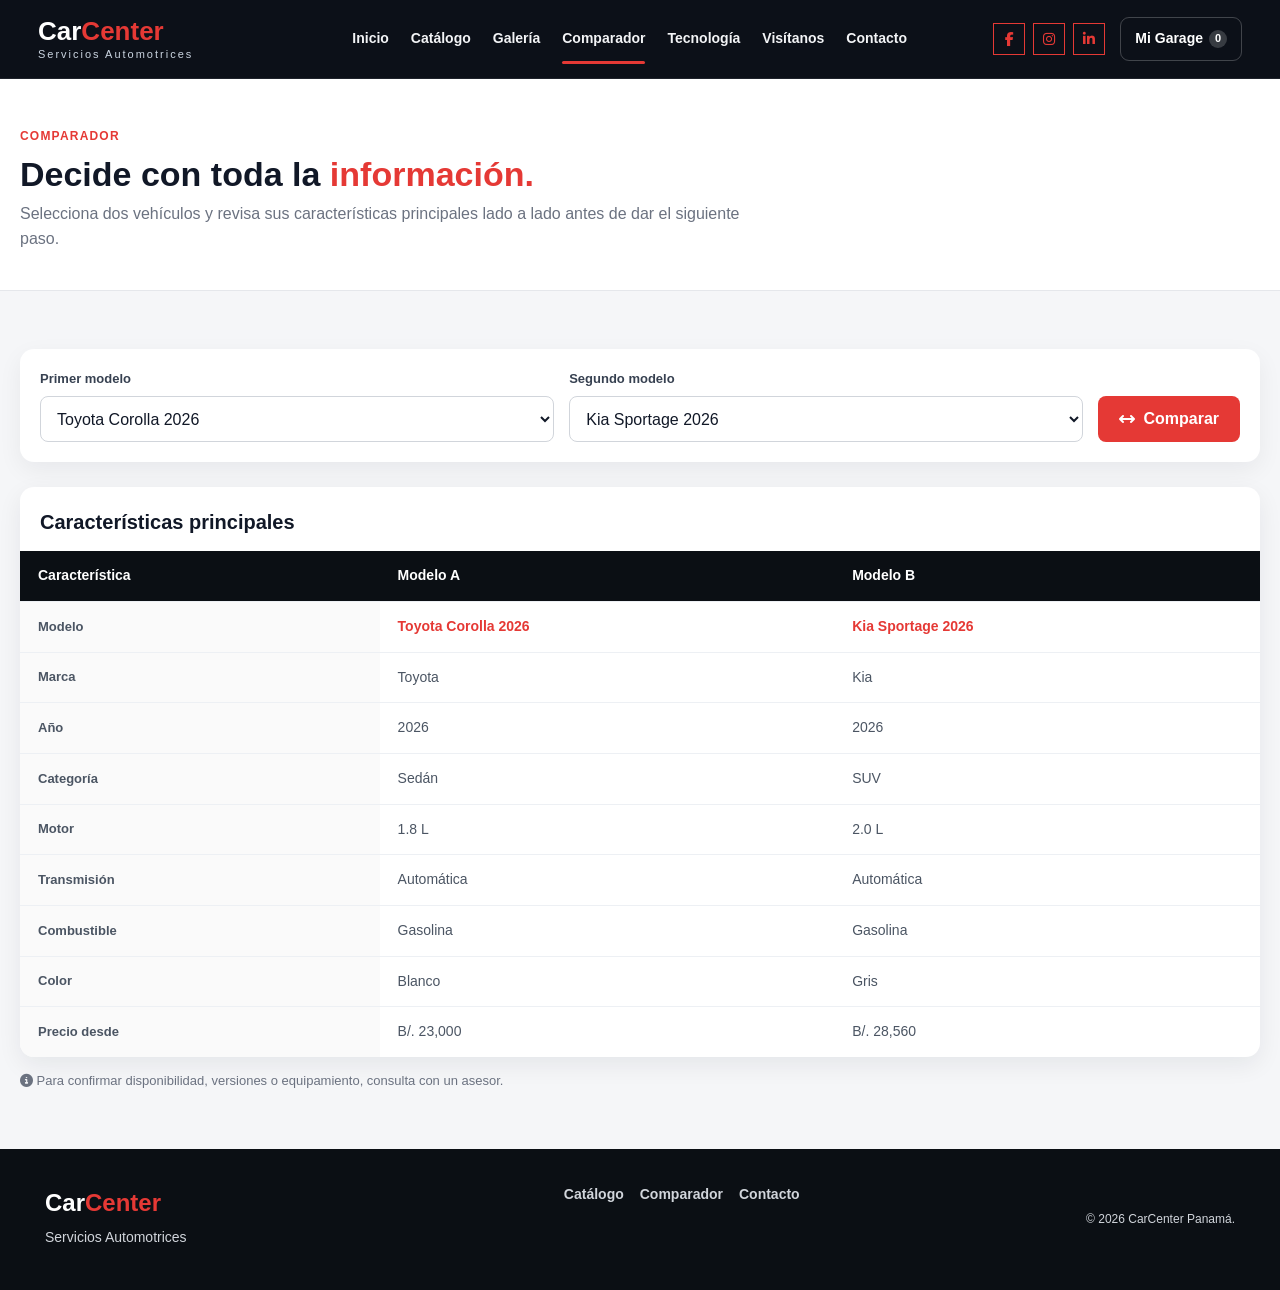
<file: comparador.html>
<!DOCTYPE html>
<html lang="es">
<head>
  <meta charset="UTF-8">
  <meta name="viewport" content="width=device-width, initial-scale=1.0">
  <meta name="description" content="CarCenter Panamá: catálogo, comparación y selección de vehículos.">
  <link rel="preconnect" href="https://cdnjs.cloudflare.com" crossorigin>
  <link rel="preconnect" href="https://cdn.jsdelivr.net" crossorigin>
  <link rel="stylesheet" href="css/estilos.css">
  <link rel="stylesheet" href="https://cdnjs.cloudflare.com/ajax/libs/font-awesome/6.7.2/css/all.min.css">
  <title>Comparador | CarCenter Panamá</title>
</head>
<body>
<header class="public-header">
  <div class="header-container">
    <div class="header-left">
      <a class="public-logo" href="index.html" aria-label="CarCenter, inicio">Car<span>Center</span><small>Servicios Automotrices</small></a>
    </div>

    <button class="menu-toggle" type="button" aria-label="Abrir menú" aria-expanded="false" aria-controls="main-navigation">
      <i class="fa-solid fa-bars" aria-hidden="true"></i>
    </button>

    <nav class="public-nav main-nav" id="main-navigation" aria-label="Navegación principal">
        <a href="index.html">Inicio</a>
        <a href="catalogo.html">Catálogo</a>
        <a href="galeria.html">Galería</a>
        <a href="comparador.html" class="activo" aria-current="page">Comparador</a>
        <a href="evolucion.html">Tecnología</a>
        <a href="visita.html">Visítanos</a>
        <a href="contacto.html">Contacto</a>
    </nav>

    <div class="header-right">
      <nav class="social-icons" aria-label="Redes sociales">
        <a href="https://www.facebook.com/" target="_blank" rel="noopener noreferrer" aria-label="Abrir Facebook" title="Facebook"><i class="fa-brands fa-facebook-f" aria-hidden="true"></i></a>
        <a href="https://www.instagram.com/" target="_blank" rel="noopener noreferrer" aria-label="Abrir Instagram" title="Instagram"><i class="fa-brands fa-instagram" aria-hidden="true"></i></a>
        <a href="https://www.linkedin.com/" target="_blank" rel="noopener noreferrer" aria-label="Abrir LinkedIn" title="LinkedIn"><i class="fa-brands fa-linkedin-in" aria-hidden="true"></i></a>
      </nav>
      <a href="garage.html" class="login-link">Mi Garage <span id="garage-count" class="garage-count" aria-label="Vehículos guardados">0</span></a>
    </div>
  </div>
</header>
<main>
  <section class="page-hero">
    <div class="container">
      <span class="eyebrow">Comparador</span>
      <h1>Decide con toda la <span>información.</span></h1>
      <p>Selecciona dos vehículos y revisa sus características principales lado a lado antes de dar el siguiente paso.</p>
    </div>
  </section>

  <section class="section">
    <div class="container">
      <div class="comparator-panel">
        <div class="form-field">
          <label for="auto-a">Primer modelo</label>
          <select id="auto-a">
          <option value="city">Honda City EX 2024</option>
          <option value="civic-type-r">Honda Civic Type R</option>
          <option value="crv">Honda CR-V EX-L Hybrid</option>
          <option value="brv">Honda BR-V 2026</option>
          <option value="pilot">Honda Pilot LX 2026</option>
          <option value="hrv">Honda HR-V 2026</option>
          <option value="grand-i10">Hyundai Grand i10</option>
          <option value="accent">Hyundai Accent</option>
          <option value="creta">Hyundai Creta 2026</option>
          <option value="creta-grand">Hyundai Creta Grand 2026</option>
          <option value="kona">Hyundai Kona 2026</option>
          <option value="venue">Hyundai Venue 2026</option>
          <option value="k3">Kia K3 Sedán 2024</option>
          <option value="picanto">Kia Picanto 2024</option>
          <option value="soluto">Kia Soluto 2024</option>
          <option value="sonet">Kia Sonet 2024</option>
          <option value="sportage">Kia Sportage 2026</option>
          <option value="xtrail">Nissan X-Trail 2025</option>
          <option value="kait">Nissan Kait Sense CVT 2026</option>
          <option value="kicks-exclusive">Nissan Kicks Exclusive 2026</option>
          <option value="magnite">Nissan Magnite Advance CVT 2025</option>
          <option value="kicks-sense">Nissan Kicks Sense CVT 2026</option>
          <option value="pathfinder">Nissan Pathfinder Advance 2026</option>
          <option value="innova">Toyota Innova</option>
          <option value="yaris">Toyota Yaris</option>
          <option value="agya">Toyota Agya</option>
          <option value="hilux-gr">Toyota Hilux GR Sport</option>
          <option value="prado">Toyota Land Cruiser Prado</option>
          <option value="raize">Toyota Raize 2026</option>
          <option value="yaris-cross">Toyota Yaris Cross</option>
          <option value="coaster">Toyota Coaster</option>
          <option value="hilux">Toyota Hilux</option>
          <option value="corolla">Toyota Corolla 2026</option>
          </select>
        </div>
        <div class="form-field">
          <label for="auto-b">Segundo modelo</label>
          <select id="auto-b">
          <option value="city">Honda City EX 2024</option>
          <option value="civic-type-r">Honda Civic Type R</option>
          <option value="crv">Honda CR-V EX-L Hybrid</option>
          <option value="brv">Honda BR-V 2026</option>
          <option value="pilot">Honda Pilot LX 2026</option>
          <option value="hrv">Honda HR-V 2026</option>
          <option value="grand-i10">Hyundai Grand i10</option>
          <option value="accent">Hyundai Accent</option>
          <option value="creta">Hyundai Creta 2026</option>
          <option value="creta-grand">Hyundai Creta Grand 2026</option>
          <option value="kona">Hyundai Kona 2026</option>
          <option value="venue">Hyundai Venue 2026</option>
          <option value="k3">Kia K3 Sedán 2024</option>
          <option value="picanto">Kia Picanto 2024</option>
          <option value="soluto">Kia Soluto 2024</option>
          <option value="sonet">Kia Sonet 2024</option>
          <option value="sportage">Kia Sportage 2026</option>
          <option value="xtrail">Nissan X-Trail 2025</option>
          <option value="kait">Nissan Kait Sense CVT 2026</option>
          <option value="kicks-exclusive">Nissan Kicks Exclusive 2026</option>
          <option value="magnite">Nissan Magnite Advance CVT 2025</option>
          <option value="kicks-sense">Nissan Kicks Sense CVT 2026</option>
          <option value="pathfinder">Nissan Pathfinder Advance 2026</option>
          <option value="innova">Toyota Innova</option>
          <option value="yaris">Toyota Yaris</option>
          <option value="agya">Toyota Agya</option>
          <option value="hilux-gr">Toyota Hilux GR Sport</option>
          <option value="prado">Toyota Land Cruiser Prado</option>
          <option value="raize">Toyota Raize 2026</option>
          <option value="yaris-cross">Toyota Yaris Cross</option>
          <option value="coaster">Toyota Coaster</option>
          <option value="hilux">Toyota Hilux</option>
          <option value="corolla">Toyota Corolla 2026</option>
          </select>
        </div>
        <button class="button" id="compare-button" type="button"><i class="fa-solid fa-arrows-left-right" aria-hidden="true"></i> Comparar</button>
      </div>

      <div class="comparison-table-wrap">
        <table class="comparison-table">
          <caption>Características principales</caption>
          <thead><tr><th scope="col">Característica</th><th scope="col">Modelo A</th><th scope="col">Modelo B</th></tr></thead>
          <tbody id="comparison-body"></tbody>
        </table>
      </div>
      <p class="comparison-note"><i class="fa-solid fa-circle-info" aria-hidden="true"></i> Para confirmar disponibilidad, versiones o equipamiento, consulta con un asesor.</p>
    </div>
  </section>
</main>
<footer class="site-footer">
  <div>
    <a class="footer-brand" href="index.html">Car<span>Center</span></a>
    <p>Servicios Automotrices</p>
  </div>
  <div class="footer-links">
    <a href="catalogo.html">Catálogo</a>
    <a href="comparador.html">Comparador</a>
    <a href="contacto.html">Contacto</a>
  </div>
  <small>© 2026 CarCenter Panamá.</small>
</footer>
<script src="js/main.js"></script>
<script src="js/comparador.js"></script>
</body>
</html>
</file>
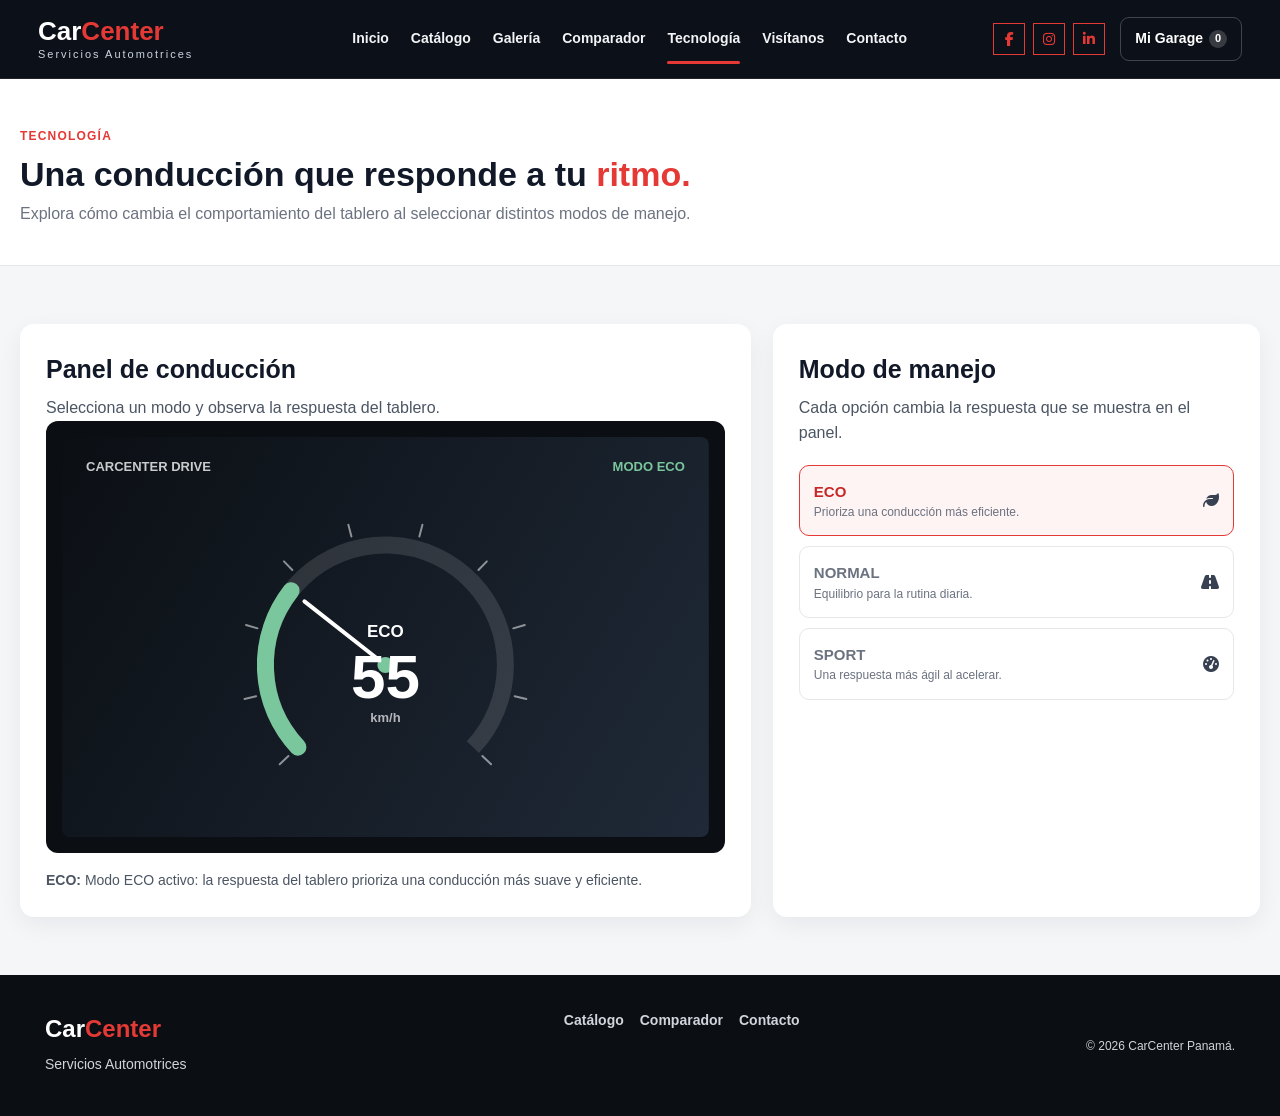
<file: evolucion.html>
<!DOCTYPE html>
<html lang="es">
<head>
  <meta charset="UTF-8">
  <meta name="viewport" content="width=device-width, initial-scale=1.0">
  <meta name="description" content="CarCenter Panamá: catálogo, comparación y selección de vehículos.">
  <link rel="preconnect" href="https://cdnjs.cloudflare.com" crossorigin>
  <link rel="preconnect" href="https://cdn.jsdelivr.net" crossorigin>
  <link rel="stylesheet" href="css/estilos.css">
  <link rel="stylesheet" href="https://cdnjs.cloudflare.com/ajax/libs/font-awesome/6.7.2/css/all.min.css">
  <title>Tecnología | CarCenter Panamá</title>
</head>
<body>
<header class="public-header">
  <div class="header-container">
    <div class="header-left">
      <a class="public-logo" href="index.html" aria-label="CarCenter, inicio">Car<span>Center</span><small>Servicios Automotrices</small></a>
    </div>

    <button class="menu-toggle" type="button" aria-label="Abrir menú" aria-expanded="false" aria-controls="main-navigation">
      <i class="fa-solid fa-bars" aria-hidden="true"></i>
    </button>

    <nav class="public-nav main-nav" id="main-navigation" aria-label="Navegación principal">
        <a href="index.html">Inicio</a>
        <a href="catalogo.html">Catálogo</a>
        <a href="galeria.html">Galería</a>
        <a href="comparador.html">Comparador</a>
        <a href="evolucion.html" class="activo" aria-current="page">Tecnología</a>
        <a href="visita.html">Visítanos</a>
        <a href="contacto.html">Contacto</a>
    </nav>

    <div class="header-right">
      <nav class="social-icons" aria-label="Redes sociales">
        <a href="https://www.facebook.com/" target="_blank" rel="noopener noreferrer" aria-label="Abrir Facebook" title="Facebook"><i class="fa-brands fa-facebook-f" aria-hidden="true"></i></a>
        <a href="https://www.instagram.com/" target="_blank" rel="noopener noreferrer" aria-label="Abrir Instagram" title="Instagram"><i class="fa-brands fa-instagram" aria-hidden="true"></i></a>
        <a href="https://www.linkedin.com/" target="_blank" rel="noopener noreferrer" aria-label="Abrir LinkedIn" title="LinkedIn"><i class="fa-brands fa-linkedin-in" aria-hidden="true"></i></a>
      </nav>
      <a href="garage.html" class="login-link">Mi Garage <span id="garage-count" class="garage-count" aria-label="Vehículos guardados">0</span></a>
    </div>
  </div>
</header>
<main>
  <section class="page-hero"><div class="container"><span class="eyebrow">Tecnología</span><h1>Una conducción que responde a tu <span>ritmo.</span></h1><p>Explora cómo cambia el comportamiento del tablero al seleccionar distintos modos de manejo.</p></div></section>
  <section class="section"><div class="container"><div class="technology-layout">
    <section class="dashboard-card"><h2>Panel de conducción</h2><p class="lead">Selecciona un modo y observa la respuesta del tablero.</p><div class="canvas-frame"><canvas id="driveCanvas" aria-label="Tablero de conducción interactivo"></canvas></div><p id="canvas-summary" class="canvas-summary"></p></section>
    <aside class="dashboard-card"><h2>Modo de manejo</h2><p class="lead">Cada opción cambia la respuesta que se muestra en el panel.</p><div class="drive-modes">
      <button class="drive-mode active" type="button" data-mode="eco"><span><strong>ECO</strong><br><span>Prioriza una conducción más eficiente.</span></span><i class="fa-solid fa-leaf" aria-hidden="true"></i></button>
      <button class="drive-mode" type="button" data-mode="normal"><span><strong>NORMAL</strong><br><span>Equilibrio para la rutina diaria.</span></span><i class="fa-solid fa-road" aria-hidden="true"></i></button>
      <button class="drive-mode" type="button" data-mode="sport"><span><strong>SPORT</strong><br><span>Una respuesta más ágil al acelerar.</span></span><i class="fa-solid fa-gauge-high" aria-hidden="true"></i></button>
    </div></aside>
  </div></div></section>
</main>
<footer class="site-footer">
  <div>
    <a class="footer-brand" href="index.html">Car<span>Center</span></a>
    <p>Servicios Automotrices</p>
  </div>
  <div class="footer-links">
    <a href="catalogo.html">Catálogo</a>
    <a href="comparador.html">Comparador</a>
    <a href="contacto.html">Contacto</a>
  </div>
  <small>© 2026 CarCenter Panamá.</small>
</footer>
<script src="js/main.js"></script>
<script src="js/evolucion.js"></script>
</body>
</html>
</file>
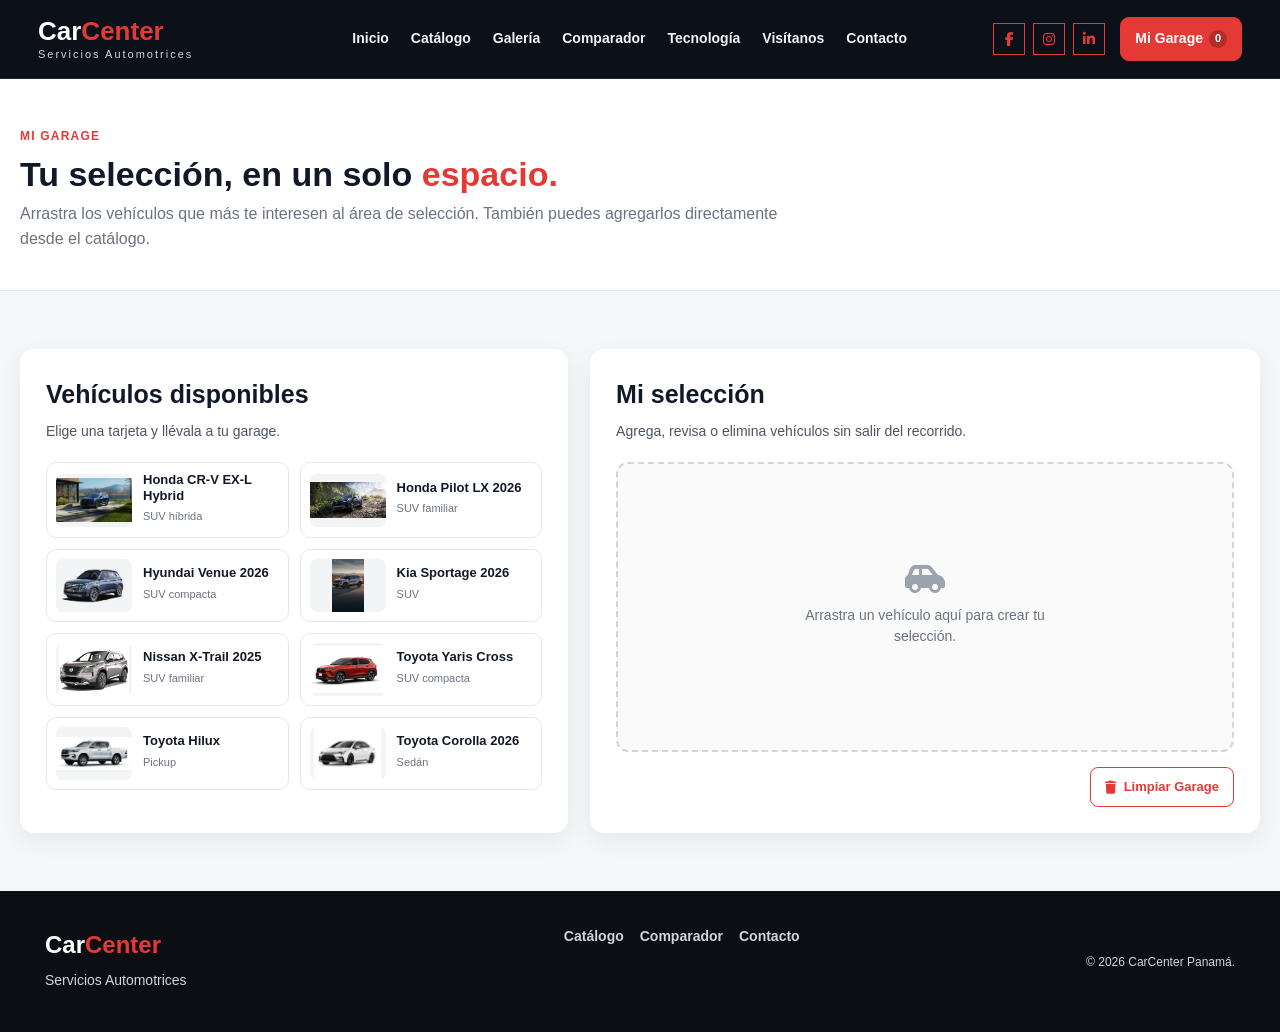
<file: garage.html>
<!DOCTYPE html>
<html lang="es">
<head>
  <meta charset="UTF-8">
  <meta name="viewport" content="width=device-width, initial-scale=1.0">
  <meta name="description" content="CarCenter Panamá: catálogo, comparación y selección de vehículos.">
  <link rel="preconnect" href="https://cdnjs.cloudflare.com" crossorigin>
  <link rel="preconnect" href="https://cdn.jsdelivr.net" crossorigin>
  <link rel="stylesheet" href="css/estilos.css">
  <link rel="stylesheet" href="https://cdnjs.cloudflare.com/ajax/libs/font-awesome/6.7.2/css/all.min.css">
  <title>Mi Garage | CarCenter Panamá</title>
</head>
<body>
<header class="public-header">
  <div class="header-container">
    <div class="header-left">
      <a class="public-logo" href="index.html" aria-label="CarCenter, inicio">Car<span>Center</span><small>Servicios Automotrices</small></a>
    </div>

    <button class="menu-toggle" type="button" aria-label="Abrir menú" aria-expanded="false" aria-controls="main-navigation">
      <i class="fa-solid fa-bars" aria-hidden="true"></i>
    </button>

    <nav class="public-nav main-nav" id="main-navigation" aria-label="Navegación principal">
        <a href="index.html">Inicio</a>
        <a href="catalogo.html">Catálogo</a>
        <a href="galeria.html">Galería</a>
        <a href="comparador.html">Comparador</a>
        <a href="evolucion.html">Tecnología</a>
        <a href="visita.html">Visítanos</a>
        <a href="contacto.html">Contacto</a>
    </nav>

    <div class="header-right">
      <nav class="social-icons" aria-label="Redes sociales">
        <a href="https://www.facebook.com/" target="_blank" rel="noopener noreferrer" aria-label="Abrir Facebook" title="Facebook"><i class="fa-brands fa-facebook-f" aria-hidden="true"></i></a>
        <a href="https://www.instagram.com/" target="_blank" rel="noopener noreferrer" aria-label="Abrir Instagram" title="Instagram"><i class="fa-brands fa-instagram" aria-hidden="true"></i></a>
        <a href="https://www.linkedin.com/" target="_blank" rel="noopener noreferrer" aria-label="Abrir LinkedIn" title="LinkedIn"><i class="fa-brands fa-linkedin-in" aria-hidden="true"></i></a>
      </nav>
      <a href="garage.html" class="login-link garage-active">Mi Garage <span id="garage-count" class="garage-count" aria-label="Vehículos guardados">0</span></a>
    </div>
  </div>
</header>
<main>
  <section class="page-hero">
    <div class="container">
      <span class="eyebrow">Mi Garage</span>
      <h1>Tu selección, en un solo <span>espacio.</span></h1>
      <p>Arrastra los vehículos que más te interesen al área de selección. También puedes agregarlos directamente desde el catálogo.</p>
    </div>
  </section>

  <section class="section">
    <div class="container">
      <div class="garage-layout">
        <section class="inventory-panel" aria-labelledby="inventario-title">
          <h2 id="inventario-title">Vehículos disponibles</h2>
          <p>Elige una tarjeta y llévala a tu garage.</p>
          <div class="drag-list">
          <article class="drag-card" draggable="true" data-id="crv" data-name="Honda CR-V EX-L Hybrid" data-brand="Honda" data-image="img/autos/honda/honda-cr-v-ex-l-hybrid-2024-20260628104145-9452ee.jpg">
            <img src="img/autos/honda/honda-cr-v-ex-l-hybrid-2024-20260628104145-9452ee.jpg" alt="Honda CR-V EX-L Hybrid" loading="lazy">
            <div><strong>Honda CR-V EX-L Hybrid</strong><small>SUV híbrida</small></div>
          </article>
          <article class="drag-card" draggable="true" data-id="pilot" data-name="Honda Pilot LX 2026" data-brand="Honda" data-image="img/autos/honda/honda-pilot-lx-2026-20260628103600-09a82c.jpg">
            <img src="img/autos/honda/honda-pilot-lx-2026-20260628103600-09a82c.jpg" alt="Honda Pilot LX 2026" loading="lazy">
            <div><strong>Honda Pilot LX 2026</strong><small>SUV familiar</small></div>
          </article>
          <article class="drag-card" draggable="true" data-id="venue" data-name="Hyundai Venue 2026" data-brand="Hyundai" data-image="img/autos/hyundai/hyundai-venue-2026-20260628081007-fa7561.png">
            <img src="img/autos/hyundai/hyundai-venue-2026-20260628081007-fa7561.png" alt="Hyundai Venue 2026" loading="lazy">
            <div><strong>Hyundai Venue 2026</strong><small>SUV compacta</small></div>
          </article>
          <article class="drag-card" draggable="true" data-id="sportage" data-name="Kia Sportage 2026" data-brand="Kia" data-image="img/autos/kia/kia-sportage-2026-20260628085603-379a88.jpg">
            <img src="img/autos/kia/kia-sportage-2026-20260628085603-379a88.jpg" alt="Kia Sportage 2026" loading="lazy">
            <div><strong>Kia Sportage 2026</strong><small>SUV</small></div>
          </article>
          <article class="drag-card" draggable="true" data-id="xtrail" data-name="Nissan X-Trail 2025" data-brand="Nissan" data-image="img/autos/nissan/nissan-x-trail.webp">
            <img src="img/autos/nissan/nissan-x-trail.webp" alt="Nissan X-Trail 2025" loading="lazy">
            <div><strong>Nissan X-Trail 2025</strong><small>SUV familiar</small></div>
          </article>
          <article class="drag-card" draggable="true" data-id="yaris-cross" data-name="Toyota Yaris Cross" data-brand="Toyota" data-image="img/autos/toyota/auto_1781997123.jpg">
            <img src="img/autos/toyota/auto_1781997123.jpg" alt="Toyota Yaris Cross" loading="lazy">
            <div><strong>Toyota Yaris Cross</strong><small>SUV compacta</small></div>
          </article>
          <article class="drag-card" draggable="true" data-id="hilux" data-name="Toyota Hilux" data-brand="Toyota" data-image="img/autos/toyota/auto_1781998642.webp">
            <img src="img/autos/toyota/auto_1781998642.webp" alt="Toyota Hilux" loading="lazy">
            <div><strong>Toyota Hilux</strong><small>Pickup</small></div>
          </article>
          <article class="drag-card" draggable="true" data-id="corolla" data-name="Toyota Corolla 2026" data-brand="Toyota" data-image="img/autos/toyota/toyota-corolla-2026-20260628073519-78bd60.jpg">
            <img src="img/autos/toyota/toyota-corolla-2026-20260628073519-78bd60.jpg" alt="Toyota Corolla 2026" loading="lazy">
            <div><strong>Toyota Corolla 2026</strong><small>Sedán</small></div>
          </article>
          </div>
        </section>

        <section class="garage-panel" aria-labelledby="garage-title">
          <h2 id="garage-title">Mi selección</h2>
          <p>Agrega, revisa o elimina vehículos sin salir del recorrido.</p>
          <div id="drop-zone" class="drop-zone" aria-label="Zona para soltar vehículos"></div>
          <div class="garage-actions"><button id="clear-garage" class="button-ghost" type="button"><i class="fa-solid fa-trash" aria-hidden="true"></i> Limpiar Garage</button></div>
        </section>
      </div>
    </div>
  </section>
  <div id="toast" class="toast" role="status" aria-live="polite"></div>
</main>
<footer class="site-footer">
  <div>
    <a class="footer-brand" href="index.html">Car<span>Center</span></a>
    <p>Servicios Automotrices</p>
  </div>
  <div class="footer-links">
    <a href="catalogo.html">Catálogo</a>
    <a href="comparador.html">Comparador</a>
    <a href="contacto.html">Contacto</a>
  </div>
  <small>© 2026 CarCenter Panamá.</small>
</footer>
<script src="js/main.js"></script>
<script src="js/garage.js"></script>
</body>
</html>
</file>
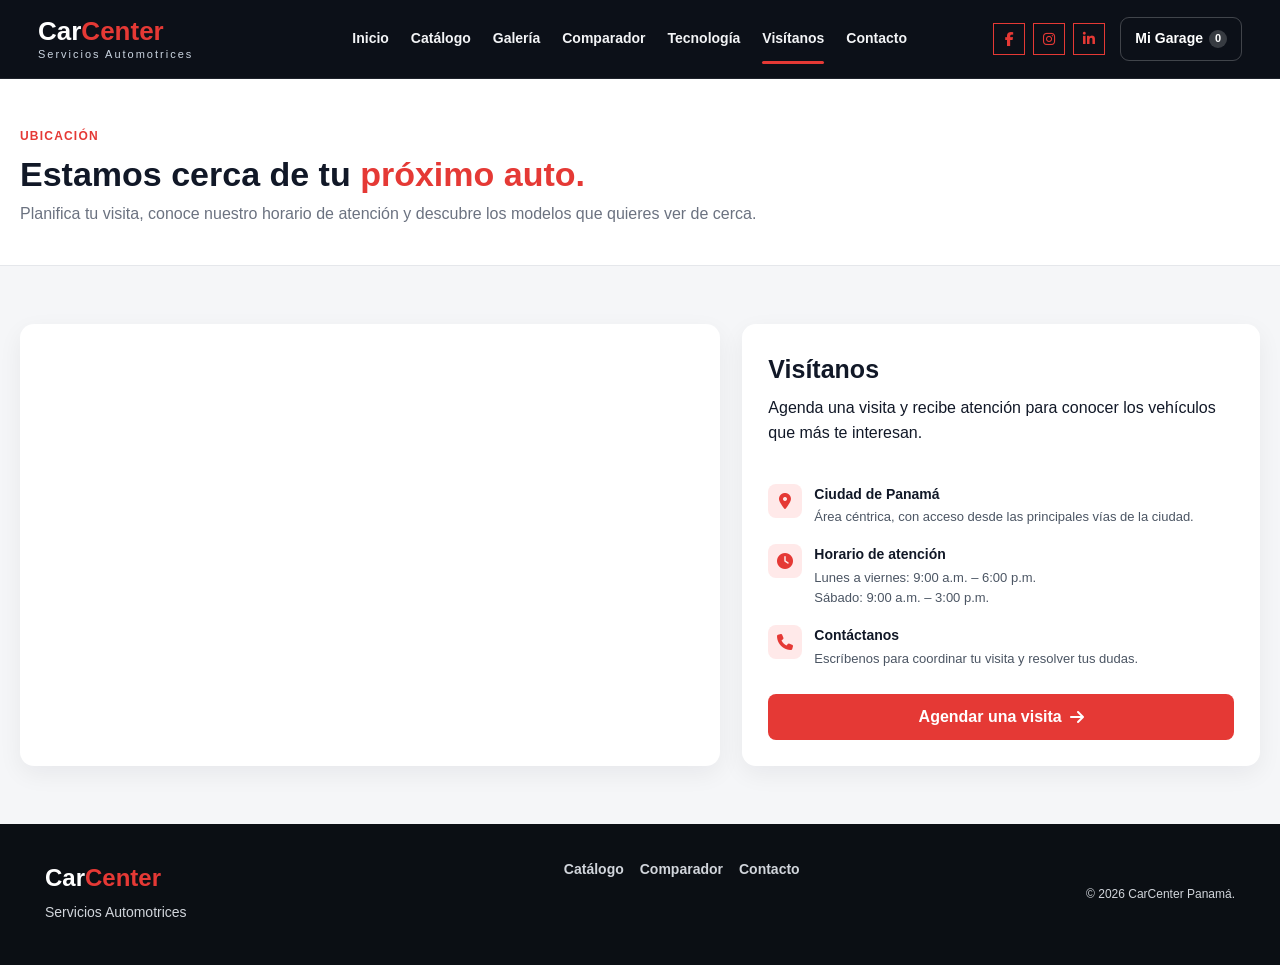
<file: visita.html>
<!DOCTYPE html>
<html lang="es">
<head>
  <meta charset="UTF-8">
  <meta name="viewport" content="width=device-width, initial-scale=1.0">
  <meta name="description" content="CarCenter Panamá: catálogo, comparación y selección de vehículos.">
  <link rel="preconnect" href="https://cdnjs.cloudflare.com" crossorigin>
  <link rel="preconnect" href="https://cdn.jsdelivr.net" crossorigin>
  <link rel="stylesheet" href="css/estilos.css">
  <link rel="stylesheet" href="https://cdnjs.cloudflare.com/ajax/libs/font-awesome/6.7.2/css/all.min.css">
  <title>Visítanos | CarCenter Panamá</title>
</head>
<body>
<header class="public-header">
  <div class="header-container">
    <div class="header-left">
      <a class="public-logo" href="index.html" aria-label="CarCenter, inicio">Car<span>Center</span><small>Servicios Automotrices</small></a>
    </div>

    <button class="menu-toggle" type="button" aria-label="Abrir menú" aria-expanded="false" aria-controls="main-navigation">
      <i class="fa-solid fa-bars" aria-hidden="true"></i>
    </button>

    <nav class="public-nav main-nav" id="main-navigation" aria-label="Navegación principal">
        <a href="index.html">Inicio</a>
        <a href="catalogo.html">Catálogo</a>
        <a href="galeria.html">Galería</a>
        <a href="comparador.html">Comparador</a>
        <a href="evolucion.html">Tecnología</a>
        <a href="visita.html" class="activo" aria-current="page">Visítanos</a>
        <a href="contacto.html">Contacto</a>
    </nav>

    <div class="header-right">
      <nav class="social-icons" aria-label="Redes sociales">
        <a href="https://www.facebook.com/" target="_blank" rel="noopener noreferrer" aria-label="Abrir Facebook" title="Facebook"><i class="fa-brands fa-facebook-f" aria-hidden="true"></i></a>
        <a href="https://www.instagram.com/" target="_blank" rel="noopener noreferrer" aria-label="Abrir Instagram" title="Instagram"><i class="fa-brands fa-instagram" aria-hidden="true"></i></a>
        <a href="https://www.linkedin.com/" target="_blank" rel="noopener noreferrer" aria-label="Abrir LinkedIn" title="LinkedIn"><i class="fa-brands fa-linkedin-in" aria-hidden="true"></i></a>
      </nav>
      <a href="garage.html" class="login-link">Mi Garage <span id="garage-count" class="garage-count" aria-label="Vehículos guardados">0</span></a>
    </div>
  </div>
</header>
<main>
  <section class="page-hero">
    <div class="container">
      <span class="eyebrow">Ubicación</span>
      <h1>Estamos cerca de tu <span>próximo auto.</span></h1>
      <p>Planifica tu visita, conoce nuestro horario de atención y descubre los modelos que quieres ver de cerca.</p>
    </div>
  </section>
  <section class="section"><div class="container"><div class="visit-grid">
    <section class="map-frame" aria-label="Mapa de ubicación"><iframe title="Mapa de Ciudad de Panamá" loading="lazy" src="https://www.openstreetmap.org/export/embed.html?bbox=-79.553%2C8.956%2C-79.504%2C8.995&amp;layer=mapnik"></iframe></section>
    <aside class="location-card"><h2>Visítanos</h2><p>Agenda una visita y recibe atención para conocer los vehículos que más te interesan.</p>
      <div class="location-list">
        <div><i class="fa-solid fa-location-dot" aria-hidden="true"></i><span><strong>Ciudad de Panamá</strong><p>Área céntrica, con acceso desde las principales vías de la ciudad.</p></span></div>
        <div><i class="fa-solid fa-clock" aria-hidden="true"></i><span><strong>Horario de atención</strong><p>Lunes a viernes: 9:00 a.m. – 6:00 p.m.<br>Sábado: 9:00 a.m. – 3:00 p.m.</p></span></div>
        <div><i class="fa-solid fa-phone" aria-hidden="true"></i><span><strong>Contáctanos</strong><p>Escríbenos para coordinar tu visita y resolver tus dudas.</p></span></div>
      </div>
      <a class="button" href="contacto.html">Agendar una visita <i class="fa-solid fa-arrow-right" aria-hidden="true"></i></a>
    </aside>
  </div></div></section>
</main>
<footer class="site-footer">
  <div>
    <a class="footer-brand" href="index.html">Car<span>Center</span></a>
    <p>Servicios Automotrices</p>
  </div>
  <div class="footer-links">
    <a href="catalogo.html">Catálogo</a>
    <a href="comparador.html">Comparador</a>
    <a href="contacto.html">Contacto</a>
  </div>
  <small>© 2026 CarCenter Panamá.</small>
</footer>
<script src="js/main.js"></script>
</body>
</html>
</file>
<file: css/estilos.css>
:root {
  --font-sans: Arial, Helvetica, sans-serif;
  --accent: #e53935;
  --accent-dark: #c62828;
  --dark: #0b0f14;
  --dark-soft: #111827;
  --body: #f5f6f8;
  --paper: #ffffff;
  --text: #111827;
  --text-soft: #4b5563;
  --muted: #6b7280;
  --line: #e5e7eb;
  --shadow: 0 8px 25px rgba(15, 23, 42, 0.07);
  --shadow-hover: 0 12px 35px rgba(15, 23, 42, 0.11);
}

* { box-sizing: border-box; }
html { scroll-behavior: smooth; }
body {
  min-width: 320px;
  margin: 0;
  background: var(--body);
  color: var(--text);
  font-family: var(--font-sans);
  line-height: 1.55;
}
img { display: block; max-width: 100%; }
a { color: inherit; }
button, input, select, textarea { font: inherit; }
button { cursor: pointer; }
a:focus-visible, button:focus-visible, input:focus-visible, select:focus-visible, textarea:focus-visible { outline: 3px solid rgba(229,57,53,.35); outline-offset: 3px; }

/* IDENTIDAD ORIGINAL CARCENTER  */
.public-header {
  width: 100%;
  position: sticky;
  top: 0;
  z-index: 100;
  background: rgba(8, 12, 20, 0.98);
  border-bottom: 1px solid rgba(255, 255, 255, 0.08);
}
.header-container {
  max-width: 1500px;
  min-height: 78px;
  margin: 0 auto;
  padding: 0 38px;
  display: flex;
  align-items: center;
  gap: 20px;
}
.header-left { flex: 0 0 228px; display: flex; align-items: center; }
.public-logo {
  color: #ffffff;
  text-decoration: none;
  font-size: 26px;
  font-weight: 800;
  line-height: 1;
}
.public-logo span,
.footer-brand span { color: var(--accent); }
.public-logo small {
  display: block;
  margin-top: 5px;
  color: #cbd5e1;
  font-size: 11px;
  font-weight: 500;
  letter-spacing: 2px;
}
.public-nav {
  display: flex;
  flex: 1;
  align-items: center;
  justify-content: center;
  gap: 22px;
}
.public-nav a {
  position: relative;
  color: #f3f4f6;
  text-decoration: none;
  white-space: nowrap;
  font-size: 14px;
  font-weight: 700;
  transition: 0.25s ease;
}
.public-nav a:hover { color: #ffffff; }
.public-nav a.activo::after,
.public-nav a:hover::after {
  content: "";
  position: absolute;
  left: 0;
  bottom: -14px;
  width: 100%;
  height: 3px;
  border-radius: 999px;
  background: var(--accent);
}
.header-right {
  display: flex;
  flex: 0 0 auto;
  align-items: center;
  justify-content: flex-end;
  gap: 15px;
}
.social-icons { display: flex; align-items: center; gap: 8px; }
.social-icons a {
  width: 32px;
  height: 32px;
  display: flex;
  align-items: center;
  justify-content: center;
  border: 1px solid var(--accent);
  color: var(--accent);
  text-decoration: none;
  font-size: 14px;
  transition: 0.25s ease;
}
.social-icons a:hover { transform: translateY(-2px); background: var(--accent); color: #ffffff; }
.login-link {
  display: inline-flex;
  align-items: center;
  gap: 6px;
  padding: 10px 14px;
  border: 1px solid rgba(255, 255, 255, 0.22);
  border-radius: 9px;
  color: #ffffff;
  text-decoration: none;
  white-space: nowrap;
  font-size: 14px;
  font-weight: 700;
  transition: 0.25s ease;
}
.login-link:hover, .login-link.garage-active { background: var(--accent); border-color: var(--accent); color: #ffffff; }
.garage-count {
  display: inline-grid;
  min-width: 18px;
  height: 18px;
  place-items: center;
  padding: 0 4px;
  border-radius: 999px;
  background: rgba(255,255,255,.18);
  color: #ffffff;
  font-size: 11px;
  font-weight: 700;
}
.login-link:hover .garage-count, .login-link.garage-active .garage-count { background: rgba(0,0,0,.22); }
.menu-toggle {
  display: none;
  border: 1px solid rgba(255,255,255,.24);
  border-radius: 8px;
  color: #ffffff;
  background: transparent;
  padding: 8px 10px;
}

/* BASE DE CONTENIDO             */
.container { width: min(1250px, calc(100% - 40px)); margin: 0 auto; }
.section { padding: 58px 0; }
h1, h2, h3, p { margin-top: 0; }
h1, h2, h3 { color: var(--text); }
h1 span, h2 span { color: var(--accent); }
.eyebrow {
  display: inline-block;
  margin-bottom: 8px;
  color: var(--accent);
  font-size: 12px;
  font-weight: 800;
  letter-spacing: 1.2px;
  text-transform: uppercase;
}
.eyebrow::before { display: none; }
.section-heading { max-width: 780px; margin-bottom: 28px; }
.section-heading h2 { margin-bottom: 10px; font-size: 32px; line-height: 1.18; font-weight: 800; }
.section-heading p, .lead { margin-bottom: 0; color: var(--text-soft); font-size: 16px; }

.button, .button-outline, .button-ghost, .button-small {
  display: inline-flex;
  align-items: center;
  justify-content: center;
  gap: 8px;
  border-radius: 8px;
  border: 1px solid transparent;
  text-decoration: none;
  font-weight: 700;
  transition: 0.25s ease;
}
.button {
  min-height: 46px;
  padding: 0 20px;
  background: var(--accent);
  color: #ffffff;
}
.button:hover { transform: translateY(-2px); background: var(--accent-dark); }
.button-outline {
  min-height: 46px;
  padding: 0 20px;
  border-color: #ffffff;
  color: #ffffff;
}
.button-outline:hover { background: #ffffff; color: var(--dark-soft); }
.button-ghost {
  min-height: 40px;
  padding: 0 14px;
  border: 1px solid var(--accent);
  background: #ffffff;
  color: var(--accent);
  font-size: 13px;
}
.button-ghost:hover { background: var(--accent); color: #ffffff; }
.button-small {
  min-height: 40px;
  padding: 0 13px;
  border: 0;
  background: var(--dark);
  color: #ffffff;
  font-size: 13px;
}
.button-small:hover { transform: translateY(-2px); background: var(--accent); }

/* INICIO                        */
.hero {
  position: relative;
  overflow: hidden;
  color: #ffffff;
  background:
    linear-gradient(90deg, rgba(0,0,0,0.93), rgba(0,0,0,0.63), rgba(0,0,0,0.88)),
    url("../img/autos/honda/honda-pilot-lx-2026-20260628103600-09a82c.jpg") center/cover;
}
.hero-inner {
  width: min(1250px, calc(100% - 40px));
  min-height: 520px;
  margin: 0 auto;
  padding: 0 5px;
  display: grid;
  grid-template-columns: .9fr 1.1fr;
  align-items: center;
  gap: 30px;
}
.hero .eyebrow { color: #ffffff; }
.hero h1 {
  max-width: 570px;
  margin-bottom: 0;
  color: #ffffff;
  font-size: 52px;
  line-height: 1.1;
  letter-spacing: normal;
  font-weight: 800;
}
.hero-copy {
  max-width: 470px;
  margin: 22px 0;
  color: #e5e7eb;
  font-size: 17px;
  line-height: 1.6;
}
.hero-actions { display: flex; flex-wrap: wrap; gap: 14px; }
.hero-note { display: none; }
.hero-swiper {
  width: 100%;
  height: 360px;
  padding-bottom: 35px;
}
.hero-swiper .swiper-slide { display: flex; align-items: center; justify-content: center; }
.hero-slide {
  width: 100%;
  height: 310px;
  position: relative;
  display: flex;
  flex-direction: column;
  align-items: center;
  justify-content: center;
  overflow: visible;
  border: 0;
  border-radius: 0;
  background: transparent;
  box-shadow: none;
}
.hero-slide::after { display: none; }
.hero-slide img {
  width: 100%;
  height: 280px;
  object-fit: contain;
  object-position: center;
  filter: drop-shadow(0 25px 35px rgba(0,0,0,.65));
  transition: transform .35s ease;
}
.hero-slide:hover img { transform: translateY(-5px) scale(1.015); }
.hero-slide.sportage img { object-position: center; }
.hero-caption {
  position: static;
  max-width: none;
  margin-top: 8px;
  color: #ffffff;
  text-align: center;
}
.hero-caption span { display: none; }
.hero-caption strong { display: block; color: #ffffff; font-size: 25px; font-weight: 800; line-height: 1.12; text-shadow: 0 3px 12px rgba(0,0,0,.6); }
.hero-swiper .swiper-button-next, .hero-swiper .swiper-button-prev { color: #ffffff; transform: scale(.72); }
.hero-swiper .swiper-pagination-bullet { background: #ffffff; opacity: .55; }
.hero-swiper .swiper-pagination-bullet-active { background: var(--accent); opacity: 1; }

.countdown-card {
  width: min(100%, 470px);
  margin-top: 26px;
  padding: 14px 16px;
  border: 1px solid rgba(255, 255, 255, 0.20);
  border-left: 3px solid var(--accent);
  border-radius: 10px;
  background: rgba(11, 15, 20, 0.58);
  backdrop-filter: blur(7px);
}

.countdown-heading {
  display: flex;
  align-items: center;
  justify-content: space-between;
  gap: 12px;
}

.countdown-heading strong {
  color: #ffffff;
  font-size: 14px;
}

.countdown-heading span {
  color: #d1d5db;
  font-size: 12px;
  white-space: nowrap;
}

.countdown {
  display: grid;
  grid-template-columns: repeat(4, minmax(0, 1fr));
  gap: 8px;
  margin-top: 12px;
}

.time-box {
  min-width: 0;
  padding: 10px 5px;
  border: 1px solid rgba(255, 255, 255, 0.10);
  border-radius: 7px;
  background: rgba(0, 0, 0, 0.30);
  text-align: center;
}

.time-box b {
  display: block;
  color: #ffffff;
  font-size: 24px;
  line-height: 1;
  font-variant-numeric: tabular-nums;
}

.time-box small {
  display: block;
  margin-top: 5px;
  color: #d1d5db;
  font-size: 9px;
  font-weight: 700;
  text-transform: uppercase;
}

.highlights { display: grid; grid-template-columns: repeat(3, 1fr); gap: 18px; }
.highlight-card {
  padding: 23px;
  border: 1px solid var(--line);
  border-radius: 14px;
  background: #ffffff;
  box-shadow: 0 8px 25px rgba(15,23,42,.05);
}
.highlight-card .icon { width: 44px; height: 44px; display: grid; place-items: center; margin-bottom: 15px; border-radius: 9px; background: #ffe9e9; color: var(--accent); font-size: 18px; }
.highlight-card h3 { margin-bottom: 7px; font-size: 19px; }
.highlight-card p { margin-bottom: 0; color: var(--text-soft); font-size: 14px; }
.brand-section { border-top: 1px solid #edf0f3; background: #ffffff; }
.featured-grid { display: grid; grid-template-columns: repeat(3, 1fr); gap: 22px; }
.featured-card, .auto-card {
  display: flex;
  min-height: 0;
  flex-direction: column;
  overflow: hidden;
  border: 1px solid #eef1f5;
  border-radius: 14px;
  background: #ffffff;
  box-shadow: var(--shadow);
  transition: .2s ease;
}
.featured-card:hover, .auto-card:hover { transform: translateY(-3px); box-shadow: var(--shadow-hover); }
.featured-media, .auto-media {
  height: 208px;
  display: flex;
  align-items: center;
  justify-content: center;
  overflow: hidden;
  background: #f3f4f6;
}
.featured-media img, .auto-media img {
  width: 100%;
  height: 100%;
  object-fit: contain;
  padding: 14px;
  transition: transform .25s ease;
}
.featured-card:hover .featured-media img, .auto-card:hover .auto-media img { transform: scale(1.04); }
.featured-card.sportage .featured-media img, .auto-card.sportage .auto-media img { object-position: center; }
.featured-info, .auto-card-body { display: flex; flex: 1; flex-direction: column; padding: 18px; }
.featured-info .category, .card-tag { margin-bottom: 7px; color: var(--accent); font-size: 12px; font-weight: 800; text-transform: uppercase; }
.featured-info h3, .auto-card h3 { margin-bottom: 8px; color: var(--text); font-size: 20px; line-height: 1.25; }
.featured-info p, .auto-card p { min-height: 42px; margin-bottom: 14px; color: var(--muted); font-size: 14px; }
.featured-bottom, .card-footer { display: flex; align-items: center; justify-content: space-between; gap: 12px; margin-top: auto; padding-top: 12px; border-top: 1px solid #eef1f5; }
.price { display: grid; line-height: 1.1; }
.price small { color: var(--muted); font-size: 12px; font-weight: 700; }
.price strong { color: var(--accent); font-size: 20px; }
.brand-row { display: grid; grid-template-columns: repeat(5, 1fr); align-items: center; gap: 18px; padding: 25px 0; }
.brand-row img { width: 100%; max-height: 60px; object-fit: contain; filter: grayscale(10%); }
.cta-banner { display: flex; align-items: center; justify-content: space-between; gap: 24px; padding: 30px 34px; border-radius: 14px; background: var(--dark); color: #ffffff; }
.cta-banner h2 { margin-bottom: 7px; color: #ffffff; font-size: 28px; }
.cta-banner p { margin-bottom: 0; color: #d1d5db; }

/* PÁGINAS INTERNAS              */
.page-hero { padding: 44px 0 38px; border-bottom: 1px solid var(--line); background: #ffffff; }
.page-hero h1 { margin-bottom: 8px; color: var(--text); font-size: 34px; line-height: 1.2; font-weight: 800; letter-spacing: normal; }
.page-hero p { max-width: 760px; margin-bottom: 0; color: var(--muted); font-size: 16px; }

.catalog-controls {
  display: grid;
  grid-template-columns: minmax(280px, 1fr) auto;
  gap: 18px;
  align-items: center;
  margin-bottom: 26px;
  padding: 18px;
  border-radius: 14px;
  background: #ffffff;
  box-shadow: 0 8px 25px rgba(15,23,42,.06);
}
.search-box { display: flex; align-items: center; gap: 10px; padding: 0 12px; border: 1px solid #d1d5db; border-radius: 8px; color: var(--muted); background: #ffffff; }
.search-box:focus-within { border-color: var(--accent); }
.search-box input { width: 100%; min-height: 44px; border: 0; outline: 0; color: var(--text); background: transparent; }
.filter-buttons { display: flex; flex-wrap: wrap; gap: 8px; }
.filter-button { padding: 10px 13px; border: 1px solid #d1d5db; border-radius: 8px; color: var(--text-soft); background: #ffffff; font-size: 13px; font-weight: 700; transition: .2s; }
.filter-button:hover, .filter-button.active { border-color: var(--accent); color: #ffffff; background: var(--accent); }
.auto-grid { display: grid; grid-template-columns: repeat(3, 1fr); gap: 22px; }
.auto-card[hidden] { display: none !important; }
.catalog-count { margin: 0 0 16px; color: var(--muted); font-size: 13px; font-weight: 700; }
.card-specs { display: flex; flex-wrap: wrap; gap: 7px; padding: 0; margin: 0 0 18px; list-style: none; }
.card-specs li { padding: 6px 9px; border-radius: 8px; background: #f3f4f6; color: #374151; font-size: 12px; font-weight: 700; }
.empty-message { display: none; padding: 28px; border-radius: 14px; color: var(--muted); background: #ffffff; text-align: center; box-shadow: var(--shadow); }
.empty-message:not([hidden]) { display: block; }
.toast { position: fixed; z-index: 120; right: 20px; bottom: 20px; max-width: min(360px, calc(100% - 40px)); padding: 14px 17px; border-left: 4px solid var(--accent); border-radius: 8px; color: #ffffff; background: var(--dark); box-shadow: var(--shadow); opacity: 0; pointer-events: none; transform: translateY(115px); transition: .26s ease; }
.toast.visible { opacity: 1; transform: translateY(0); }

.gallery-grid { display: grid; grid-template-columns: repeat(3, 1fr); gap: 18px; }
.gallery-item { position: relative; min-height: 245px; overflow: hidden; border-radius: 14px; background: #f3f4f6; box-shadow: var(--shadow); }
.gallery-item img { position: absolute; inset: 0; width: 100%; height: 100%; object-fit: cover; transition: transform .35s ease; }
.gallery-item.sportage img { object-position: center 40%; }
.gallery-item::after { content: ''; position: absolute; inset: 0; background: linear-gradient(to top, rgba(0,0,0,.75), transparent 62%); }
.gallery-item:hover img { transform: scale(1.06); }
.gallery-copy { position: absolute; z-index: 1; left: 17px; right: 17px; bottom: 15px; color: #ffffff; }
.gallery-copy strong { display: block; font-size: 18px; }
.gallery-copy span { color: #e5e7eb; font-size: 13px; }
.lightbox .lb-image { border-color: #ffffff; }

.comparator-panel { display: grid; grid-template-columns: minmax(0,1fr) minmax(0,1fr) auto; align-items: end; gap: 15px; padding: 20px; border-radius: 14px; background: #ffffff; box-shadow: 0 8px 25px rgba(15,23,42,.06); }
.form-field { display: grid; gap: 7px; }
.form-field label { color: #374151; font-size: 13px; font-weight: 700; }
.form-field input, .form-field select, .form-field textarea { width: 100%; min-height: 46px; padding: 11px 12px; border: 1px solid #d1d5db; border-radius: 8px; outline: 0; color: var(--text); background: #ffffff; }
.form-field textarea { min-height: 106px; resize: vertical; }
.form-field input:focus, .form-field select:focus, .form-field textarea:focus { border-color: var(--accent); box-shadow: 0 0 0 3px rgba(229,57,53,.10); }
.comparison-table-wrap { margin-top: 25px; overflow-x: auto; border-radius: 14px; background: #ffffff; box-shadow: var(--shadow); }
.comparison-table { width: 100%; min-width: 650px; border-collapse: collapse; }
.comparison-table caption { padding: 20px 20px 13px; color: var(--text); font-size: 20px; font-weight: 800; text-align: left; }
.comparison-table th, .comparison-table td { padding: 14px 18px; border-top: 1px solid #edf0f4; text-align: left; }
.comparison-table thead th { color: #ffffff; background: var(--dark); border-top: 0; font-size: 14px; }
.comparison-table tbody th { width: 29%; color: #4b5563; background: #fafafa; font-size: 13px; }
.comparison-table td { color: var(--text-soft); font-size: 14px; }
.comparison-table td.comparison-auto { color: var(--accent); font-weight: 800; }
.comparison-note { margin: 14px 0 0; color: var(--muted); font-size: 13px; }

.garage-layout { display: grid; grid-template-columns: .9fr 1.1fr; gap: 22px; }
.inventory-panel, .garage-panel, .dashboard-card, .location-card, .contact-aside, .contact-form { padding: 26px; border-radius: 14px; background: #ffffff; box-shadow: 0 8px 25px rgba(15,23,42,.06); }
.inventory-panel h2, .garage-panel h2, .dashboard-card h2, .location-card h2, .contact-aside h2, .contact-form h2 { margin-bottom: 7px; font-size: 25px; }
.inventory-panel > p, .garage-panel > p, .contact-aside > p { color: var(--text-soft); font-size: 14px; }
.drag-list { display: grid; grid-template-columns: 1fr 1fr; gap: 11px; margin-top: 20px; }
.drag-card { display: flex; align-items: center; gap: 11px; padding: 9px; border: 1px solid #e5e7eb; border-radius: 10px; background: #ffffff; cursor: grab; transition: .2s ease; }
.drag-card:hover { transform: translateY(-2px); border-color: var(--accent); box-shadow: 0 7px 16px rgba(15,23,42,.07); }
.drag-card:active { cursor: grabbing; }
.drag-card img { width: 76px; height: 53px; border-radius: 7px; object-fit: contain; background: #f3f4f6; }
.drag-card strong { display: block; font-size: 13px; line-height: 1.18; }
.drag-card small { color: var(--muted); font-size: 11px; }
.drop-zone { min-height: 290px; display: grid; align-content: start; gap: 10px; margin-top: 20px; padding: 15px; border: 2px dashed #d1d5db; border-radius: 12px; background: #fafafa; transition: .2s ease; }
.drop-zone.drag-over { border-color: var(--accent); background: #fff4f4; }
.drop-empty { min-height: 252px; display: grid; place-content: center; justify-items: center; gap: 10px; color: var(--muted); text-align: center; }
.drop-empty i { color: #9ca3af; }
.drop-empty p { margin: 0; max-width: 270px; font-size: 14px; }
.garage-item { display: flex; align-items: center; gap: 12px; padding: 10px; border: 1px solid #e5e7eb; border-radius: 10px; background: #ffffff; }
.garage-item img { width: 82px; height: 56px; object-fit: contain; border-radius: 7px; background: #f3f4f6; }
.garage-item strong { flex: 1; font-size: 14px; }
.garage-item small { color: var(--muted); font-weight: 600; }
.remove-favorite { width: 34px; height: 34px; display: grid; place-items: center; border: 0; border-radius: 8px; color: var(--accent-dark); background: #ffe9e9; }
.remove-favorite:hover { color: #ffffff; background: var(--accent); }
.garage-actions { display: flex; justify-content: flex-end; margin-top: 15px; }

.technology-layout { display: grid; grid-template-columns: 1.2fr .8fr; gap: 22px; }
.canvas-frame { padding: 16px; overflow: hidden; border-radius: 12px; background: #0b0f14; }
#driveCanvas { display: block; width: 100%; height: 400px; border-radius: 8px; background: #0b0f14; }
.drive-modes { display: grid; gap: 10px; margin-top: 19px; }
.drive-mode { display: flex; align-items: center; justify-content: space-between; gap: 14px; padding: 14px; border: 1px solid #e5e7eb; border-radius: 10px; background: #ffffff; color: #374151; text-align: left; transition: .18s ease; }
.drive-mode strong { font-size: 15px; }
.drive-mode span { color: var(--muted); font-size: 12px; }
.drive-mode.active, .drive-mode:hover { border-color: var(--accent); background: #fff4f4; }
.drive-mode.active strong { color: var(--accent-dark); }
.canvas-summary { margin: 17px 0 0; color: var(--text-soft); font-size: 14px; }

.visit-grid, .contact-layout { display: grid; grid-template-columns: 1.15fr .85fr; gap: 22px; }
.map-frame { overflow: hidden; min-height: 430px; border-radius: 14px; background: #ffffff; box-shadow: 0 8px 25px rgba(15,23,42,.06); }
.map-frame iframe { display: block; width: 100%; height: 430px; border: 0; }
.location-card { display: flex; flex-direction: column; }
.location-list { display: grid; gap: 17px; margin: 22px 0 25px; }
.location-list div { display: flex; gap: 12px; }
.location-list i { width: 34px; height: 34px; display: grid; place-items: center; flex: 0 0 auto; border-radius: 8px; color: var(--accent); background: #ffe9e9; }
.location-list strong { display: block; font-size: 14px; }
.location-list p { margin: 2px 0 0; color: var(--text-soft); font-size: 13px; }
.contact-aside { color: #ffffff; background: var(--dark); }
.contact-aside h2 { color: #ffffff; }
.contact-aside p { color: #d1d5db; }
.contact-list { display: grid; gap: 15px; padding: 0; margin: 24px 0 0; list-style: none; }
.contact-list li { display: flex; gap: 12px; align-items: flex-start; color: #d1d5db; font-size: 14px; }
.contact-list i { color: var(--accent); margin-top: 3px; }
.contact-list strong { display: block; color: #ffffff; margin-bottom: 2px; }
.contact-form { padding: 29px; }
.form-grid { display: grid; grid-template-columns: 1fr 1fr; gap: 15px; margin-top: 20px; }
.form-field.full { grid-column: 1 / -1; }
.form-success { display: none; margin-top: 18px; padding: 14px 15px; border: 1px solid #a8dfbd; border-radius: 8px; color: #16582f; background: #e9f9ee; }
.parsley-errors-list { padding: 0; margin: 5px 0 0; color: #b4233d; list-style: none; font-size: 12px; }
input.parsley-error, select.parsley-error, textarea.parsley-error { border-color: #d1324c; background: #fff8f9; }

/* FOOTER ORIGINAL               */
.site-footer {
  display: grid;
  grid-template-columns: 1.3fr .7fr 1fr;
  gap: 24px;
  align-items: start;
  padding: 35px 45px;
  color: #ffffff;
  background: var(--dark);
}
.footer-brand { color: #ffffff; text-decoration: none; font-size: 24px; font-weight: 800; }
.site-footer p { margin: 6px 0; color: #d1d5db; font-size: 14px; }
.footer-links { display: flex; flex-wrap: wrap; gap: 16px; }
.footer-links a { color: #d1d5db; text-decoration: none; font-size: 14px; font-weight: 700; }
.footer-links a:hover { color: #ffffff; }
.site-footer > small { align-self: center; color: #d1d5db; font-size: 12px; text-align: right; }

/* RESPONSIVE                    */
@media (max-width: 1230px) {
  .header-container { padding: 0 24px; gap: 15px; }
  .header-left { flex-basis: 190px; }
  .public-nav { gap: 15px; }
  .public-nav a { font-size: 13px; }
  .social-icons { display: none; }
}
@media (max-width: 1020px) {
  .header-container { min-height: 72px; flex-wrap: wrap; padding: 13px 25px; }
  .header-left { flex: 1; }
  .menu-toggle { display: inline-flex; align-items: center; justify-content: center; }
  .public-nav { display: none; order: 4; width: 100%; justify-content: center; flex-wrap: wrap; gap: 18px; padding: 5px 0 3px; }
  .public-nav.open { display: flex; }
  .public-nav a.activo::after, .public-nav a:hover::after { bottom: -6px; }
  .header-right { margin-left: auto; }
  .hero-inner { grid-template-columns: 1fr; padding: 45px 0; text-align: center; }
  .hero-copy { margin-left: auto; margin-right: auto; }
  .hero-actions { justify-content: center; }
  .countdown-card { margin-left: auto; margin-right: auto; text-align: left; }
  .hero-swiper { max-width: 740px; margin: 0 auto; }
  .highlights, .featured-grid, .auto-grid { grid-template-columns: repeat(2, 1fr); }
  .technology-layout { grid-template-columns: 1fr; }
}
@media (max-width: 820px) {
  .section { padding: 46px 0; }
  .catalog-controls, .garage-layout, .visit-grid, .contact-layout { grid-template-columns: 1fr; }
  .comparator-panel { grid-template-columns: 1fr; }
  .gallery-grid { grid-template-columns: repeat(2, 1fr); }
  .brand-row { grid-template-columns: repeat(3, 1fr); }
  .site-footer { grid-template-columns: 1fr; padding: 30px 25px; }
  .site-footer > small { text-align: left; }
}
@media (max-width: 560px) {
  .header-container { padding: 12px 18px; }
  .public-logo { font-size: 24px; }
  .public-logo small { font-size: 9px; }
  .login-link { padding: 9px 11px; font-size: 12px; }
  .header-right { gap: 8px; }
  .hero h1 { font-size: 38px; }
  .hero-swiper { height: 275px; }
  .hero-slide { height: 240px; }
  .hero-slide img { height: 205px; }
  .hero-caption strong { font-size: 20px; }
  .hero-actions, .cta-banner { align-items: stretch; flex-direction: column; }
  .button, .button-outline { width: 100%; }
  .highlights, .featured-grid, .auto-grid, .gallery-grid, .drag-list, .form-grid, .brand-row { grid-template-columns: 1fr; }
  .filter-buttons { overflow-x: auto; flex-wrap: nowrap; padding-bottom: 4px; }
  .filter-button { flex: 0 0 auto; }
  .featured-media, .auto-media { height: 205px; }
  .card-footer { align-items: stretch; flex-direction: column; }
  .card-footer .button-small { width: 100%; }
  .page-hero h1 { font-size: 29px; }
  .section-heading h2 { font-size: 28px; }
  .inventory-panel, .garage-panel, .dashboard-card, .location-card, .contact-aside, .contact-form { padding: 20px; }
  #driveCanvas { height: 330px; }
  .countdown-card { width: 100%; padding: 14px; }
  .countdown-heading { align-items: flex-start; flex-direction: column; gap: 3px; }
  .time-box b { font-size: 21px; }
}
</file>
